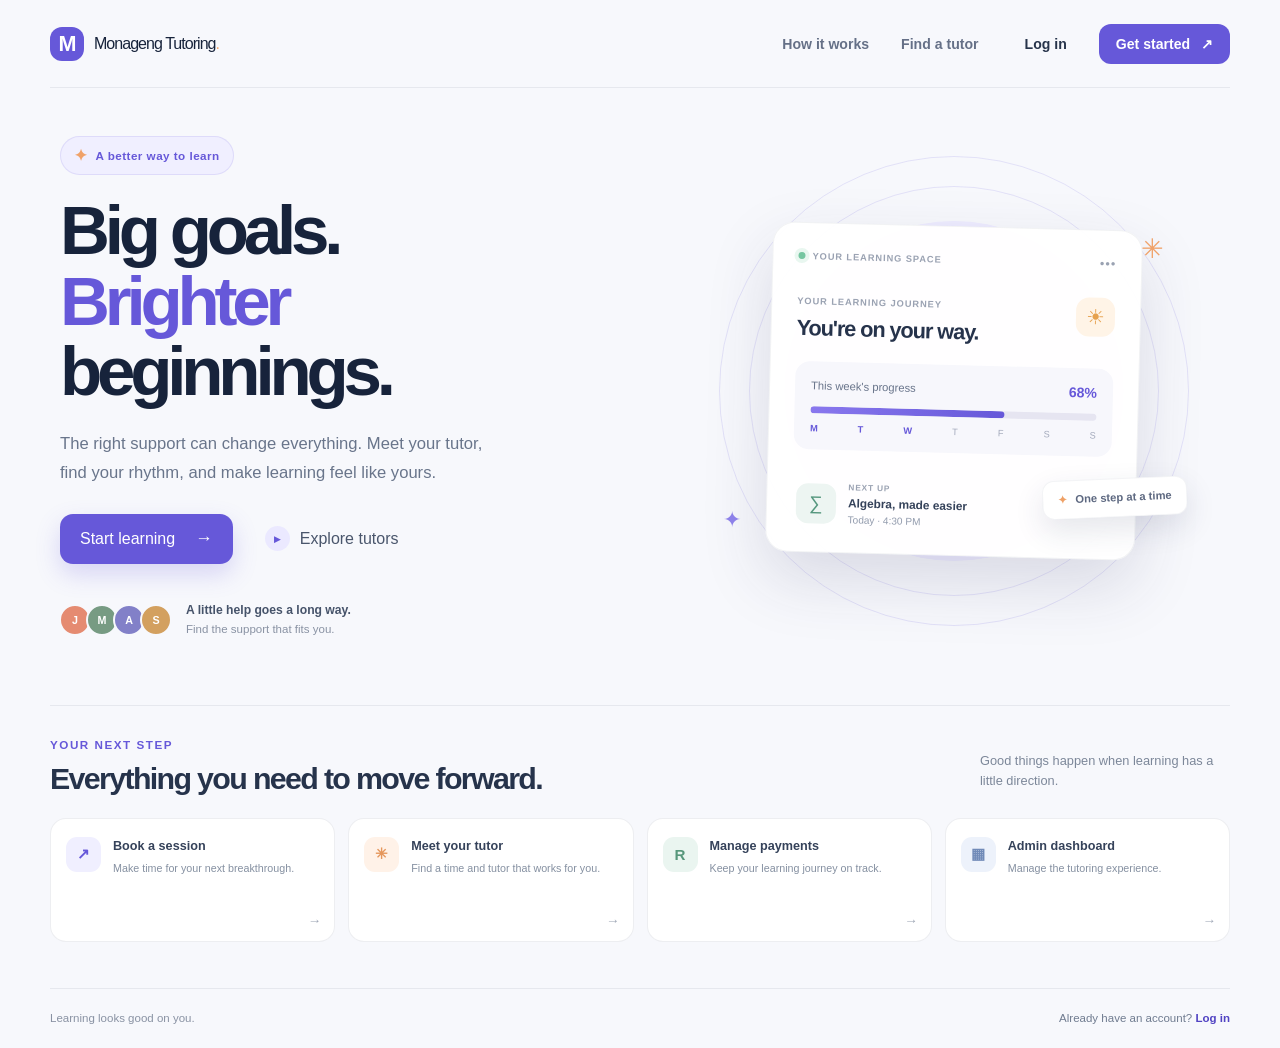
<file: TutoringManagementSystem/index.html>
<!DOCTYPE html>
<html lang="en-ZA">
<head>
  <meta charset="UTF-8">
  <meta name="viewport" content="width=device-width, initial-scale=1.0">
  <meta name="theme-color" content="#f7f8fc">
  <meta name="description" content="Find the right tutor, book a session, and make progress with a tutoring experience built around you.">
  <title>Monageng Tutoring</title>
  <link rel="stylesheet" href="css/style.css">
</head>
<body class="home-page">
  <div class="home-shell">
    <header class="home-header">
      <a class="brand" href="index.html" aria-label="Monageng Tutoring home">
        <span class="brand-mark" aria-hidden="true">M</span>
        <span>Monageng Tutoring<span class="brand-period">.</span></span>
      </a>
      <nav class="home-nav" aria-label="Main navigation">
        <a href="#how-it-works">How it works</a>
        <a href="php/tutor_availability.php">Find a tutor</a>
        <a class="nav-login" href="html/login.html">Log in</a>
        <a class="nav-signup" href="html/register.html">Get started <span aria-hidden="true">↗</span></a>
      </nav>
    </header>

    <main>
      <section class="home-hero" aria-labelledby="hero-title">
        <div class="hero-copy">
          <div class="hero-eyebrow"><span aria-hidden="true">✦</span> A better way to learn</div>
          <h1 id="hero-title">Big goals.<br><span>Brighter</span> beginnings.</h1>
          <p class="hero-description">The right support can change everything. Meet your tutor, find your rhythm, and make learning feel like yours.</p>
          <div class="hero-actions">
            <a class="primary-action" href="html/register.html">Start learning <span aria-hidden="true">→</span></a>
            <a class="secondary-action" href="php/tutor_availability.php"><span class="play-icon" aria-hidden="true">▶</span> Explore tutors</a>
          </div>
          <div class="hero-proof">
            <div class="avatar-stack" aria-hidden="true">
              <span class="avatar avatar-one">J</span>
              <span class="avatar avatar-two">M</span>
              <span class="avatar avatar-three">A</span>
              <span class="avatar avatar-four">S</span>
            </div>
            <p><strong>A little help goes a long way.</strong><br>Find the support that fits you.</p>
          </div>
        </div>

        <div class="hero-art" aria-label="A snapshot of a student's learning journey">
          <div class="art-orbit orbit-one"></div>
          <div class="art-orbit orbit-two"></div>
          <div class="learning-card">
            <div class="learning-card-top">
              <span class="learning-label"><span class="live-dot"></span> YOUR LEARNING SPACE</span>
              <span class="card-menu" aria-hidden="true">•••</span>
            </div>
            <div class="learning-heading">
              <div>
                <span class="small-muted">YOUR LEARNING JOURNEY</span>
                <h2>You're on your way.</h2>
              </div>
              <span class="sun-icon" aria-hidden="true">☀</span>
            </div>
            <div class="progress-panel">
              <div class="progress-title"><span>This week's progress</span><strong>68%</strong></div>
              <div class="progress-track"><span></span></div>
              <div class="progress-days"><span>M</span><span>T</span><span>W</span><span>T</span><span>F</span><span>S</span><span>S</span></div>
            </div>
            <div class="next-session">
              <div class="session-symbol" aria-hidden="true">∑</div>
              <div class="session-info"><span>NEXT UP</span><strong>Algebra, made easier</strong><small>Today · 4:30 PM</small></div>
              <span class="session-arrow" aria-hidden="true">↗</span>
            </div>
            <div class="floating-note"><span aria-hidden="true">✦</span> One step at a time</div>
          </div>
          <div class="art-sparkle sparkle-one" aria-hidden="true">✳</div>
          <div class="art-sparkle sparkle-two" aria-hidden="true">✦</div>
        </div>
      </section>

      <section class="pathways" id="how-it-works" aria-labelledby="pathways-title">
        <div class="section-heading">
          <div>
            <span class="section-eyebrow">YOUR NEXT STEP</span>
            <h2 id="pathways-title">Everything you need to move forward.</h2>
          </div>
          <p>Good things happen when learning has a little direction.</p>
        </div>
        <div class="pathway-grid">
          <a class="pathway-card" href="php/book_session.php">
            <span class="pathway-icon icon-book" aria-hidden="true">↗</span>
            <span class="pathway-content"><strong>Book a session</strong><span>Make time for your next breakthrough.</span></span>
            <span class="pathway-arrow" aria-hidden="true">→</span>
          </a>
          <a class="pathway-card" href="php/tutor_availability.php">
            <span class="pathway-icon icon-tutor" aria-hidden="true">✳</span>
            <span class="pathway-content"><strong>Meet your tutor</strong><span>Find a time and tutor that works for you.</span></span>
            <span class="pathway-arrow" aria-hidden="true">→</span>
          </a>
          <a class="pathway-card" href="php/payment.php">
            <span class="pathway-icon icon-pay" aria-hidden="true">R</span>
            <span class="pathway-content"><strong>Manage payments</strong><span>Keep your learning journey on track.</span></span>
            <span class="pathway-arrow" aria-hidden="true">→</span>
          </a>
          <a class="pathway-card" href="php/admin_dashboard.php">
            <span class="pathway-icon icon-admin" aria-hidden="true">▦</span>
            <span class="pathway-content"><strong>Admin dashboard</strong><span>Manage the tutoring experience.</span></span>
            <span class="pathway-arrow" aria-hidden="true">→</span>
          </a>
        </div>
      </section>
    </main>

    <footer class="home-footer">
      <span>Learning looks good on you.</span>
      <a href="html/login.html">Already have an account? <strong>Log in</strong></a>
    </footer>
  </div>
</body>
</html>
</file>
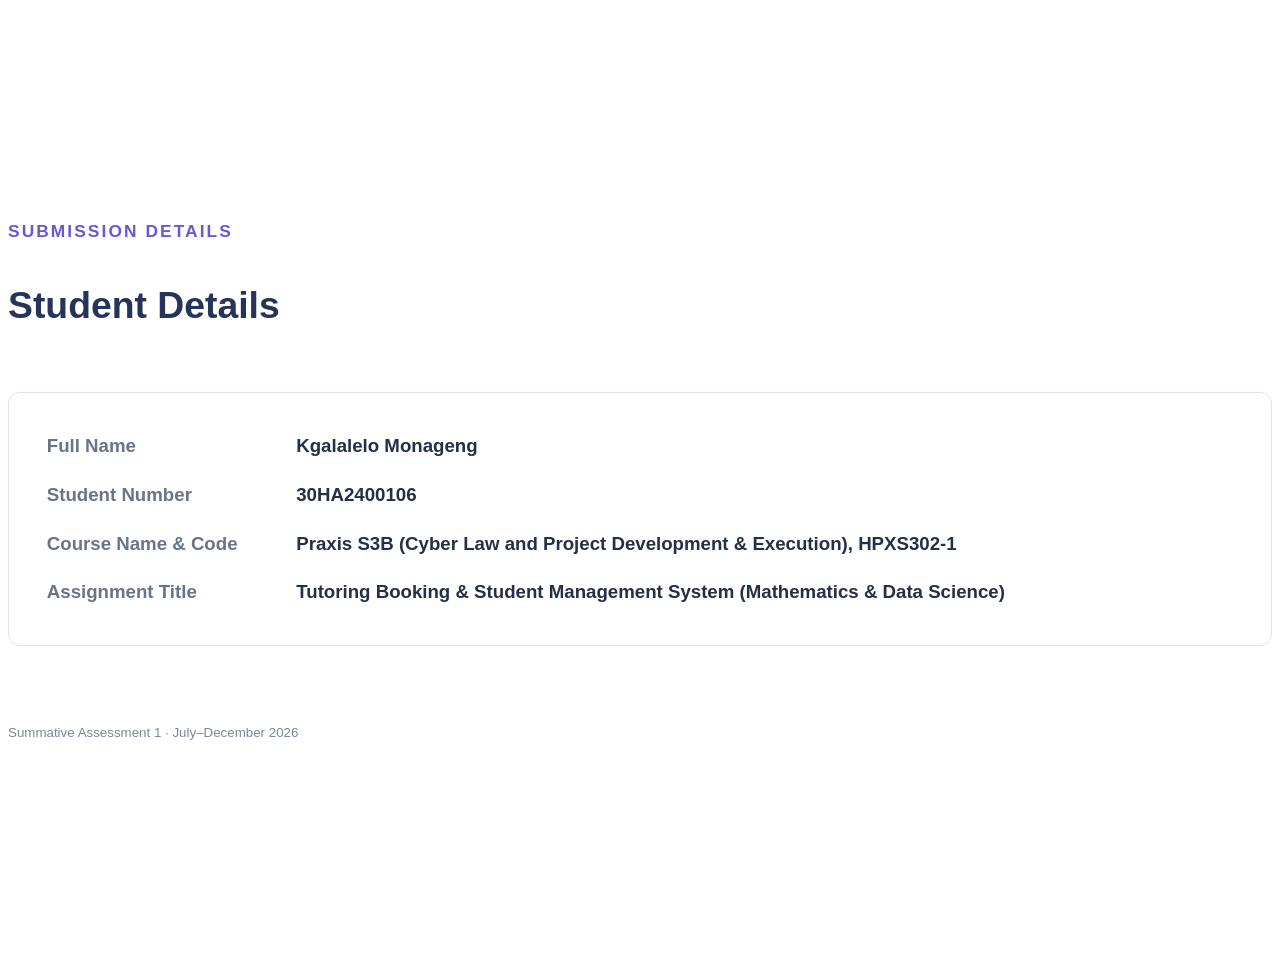
<file: TutoringManagementSystem/docs/student_details.html>
<!doctype html>
<html lang="en-ZA">
<head>
  <meta charset="utf-8">
  <title>Student Details - HPXS302-1 SA1</title>
  <style>
    @page { size: A4; margin: 20mm; }
    body { font: 14pt/1.6 "Segoe UI", Arial, sans-serif; color: #233047; }
    main { min-height: 250mm; display: flex; flex-direction: column; justify-content: center; }
    .brand { color: #6658d9; font-size: 13pt; font-weight: 700; letter-spacing: .12em; text-transform: uppercase; }
    h1 { margin: 8mm 0 15mm; color: #26345a; font-size: 28pt; }
    dl { display: grid; grid-template-columns: 58mm 1fr; gap: 5mm 8mm; margin: 0; padding: 10mm; border: 1px solid #dfe3ed; border-radius: 12px; }
    dt { color: #67748a; font-weight: 600; }
    dd { margin: 0; color: #233047; font-weight: 700; }
    footer { margin-top: 20mm; color: #7c8799; font-size: 10pt; }
  </style>
</head>
<body>
  <main>
    <div class="brand">Submission details</div>
    <h1>Student Details</h1>
    <dl>
      <dt>Full Name</dt><dd>Kgalalelo Monageng</dd>
      <dt>Student Number</dt><dd>30HA2400106</dd>
      <dt>Course Name &amp; Code</dt><dd>Praxis S3B (Cyber Law and Project Development &amp; Execution), HPXS302-1</dd>
      <dt>Assignment Title</dt><dd>Tutoring Booking &amp; Student Management System (Mathematics &amp; Data Science)</dd>
    </dl>
    <footer>Summative Assessment 1 · July–December 2026</footer>
  </main>
</body>
</html>
</file>
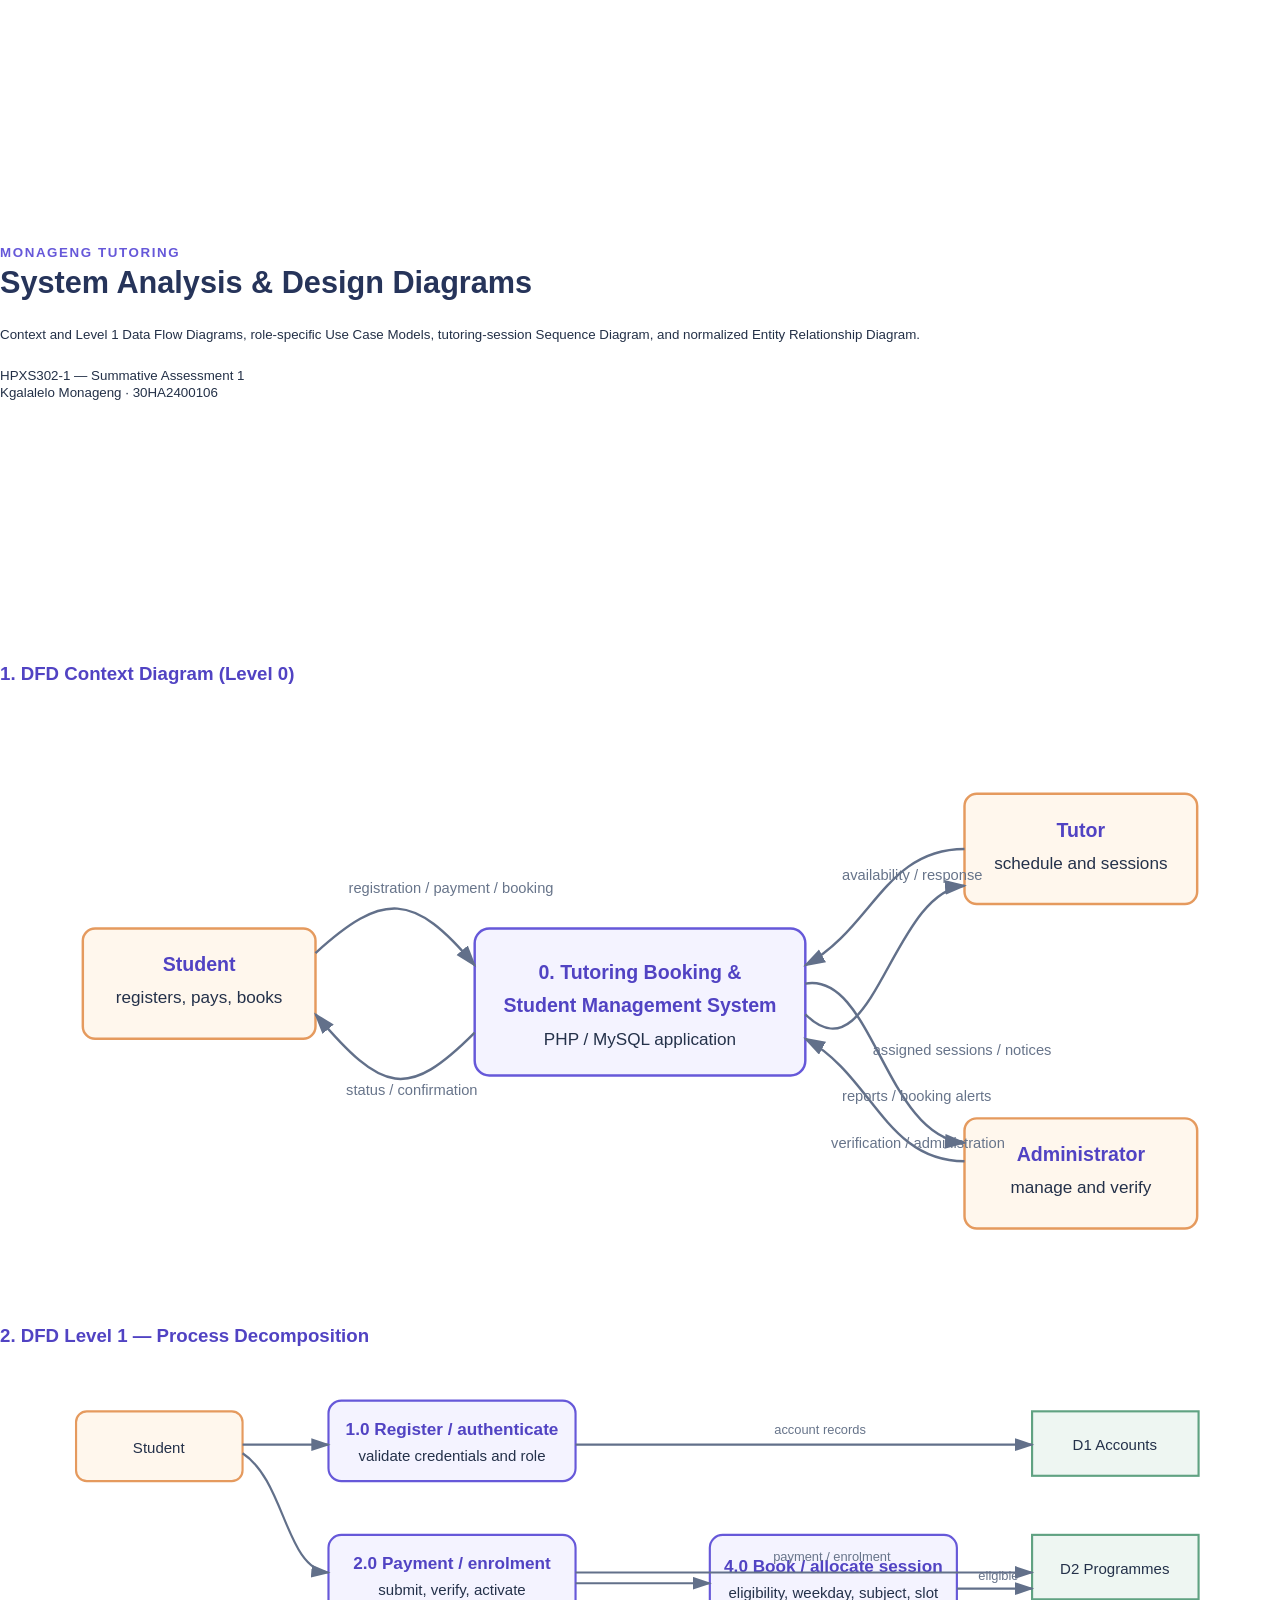
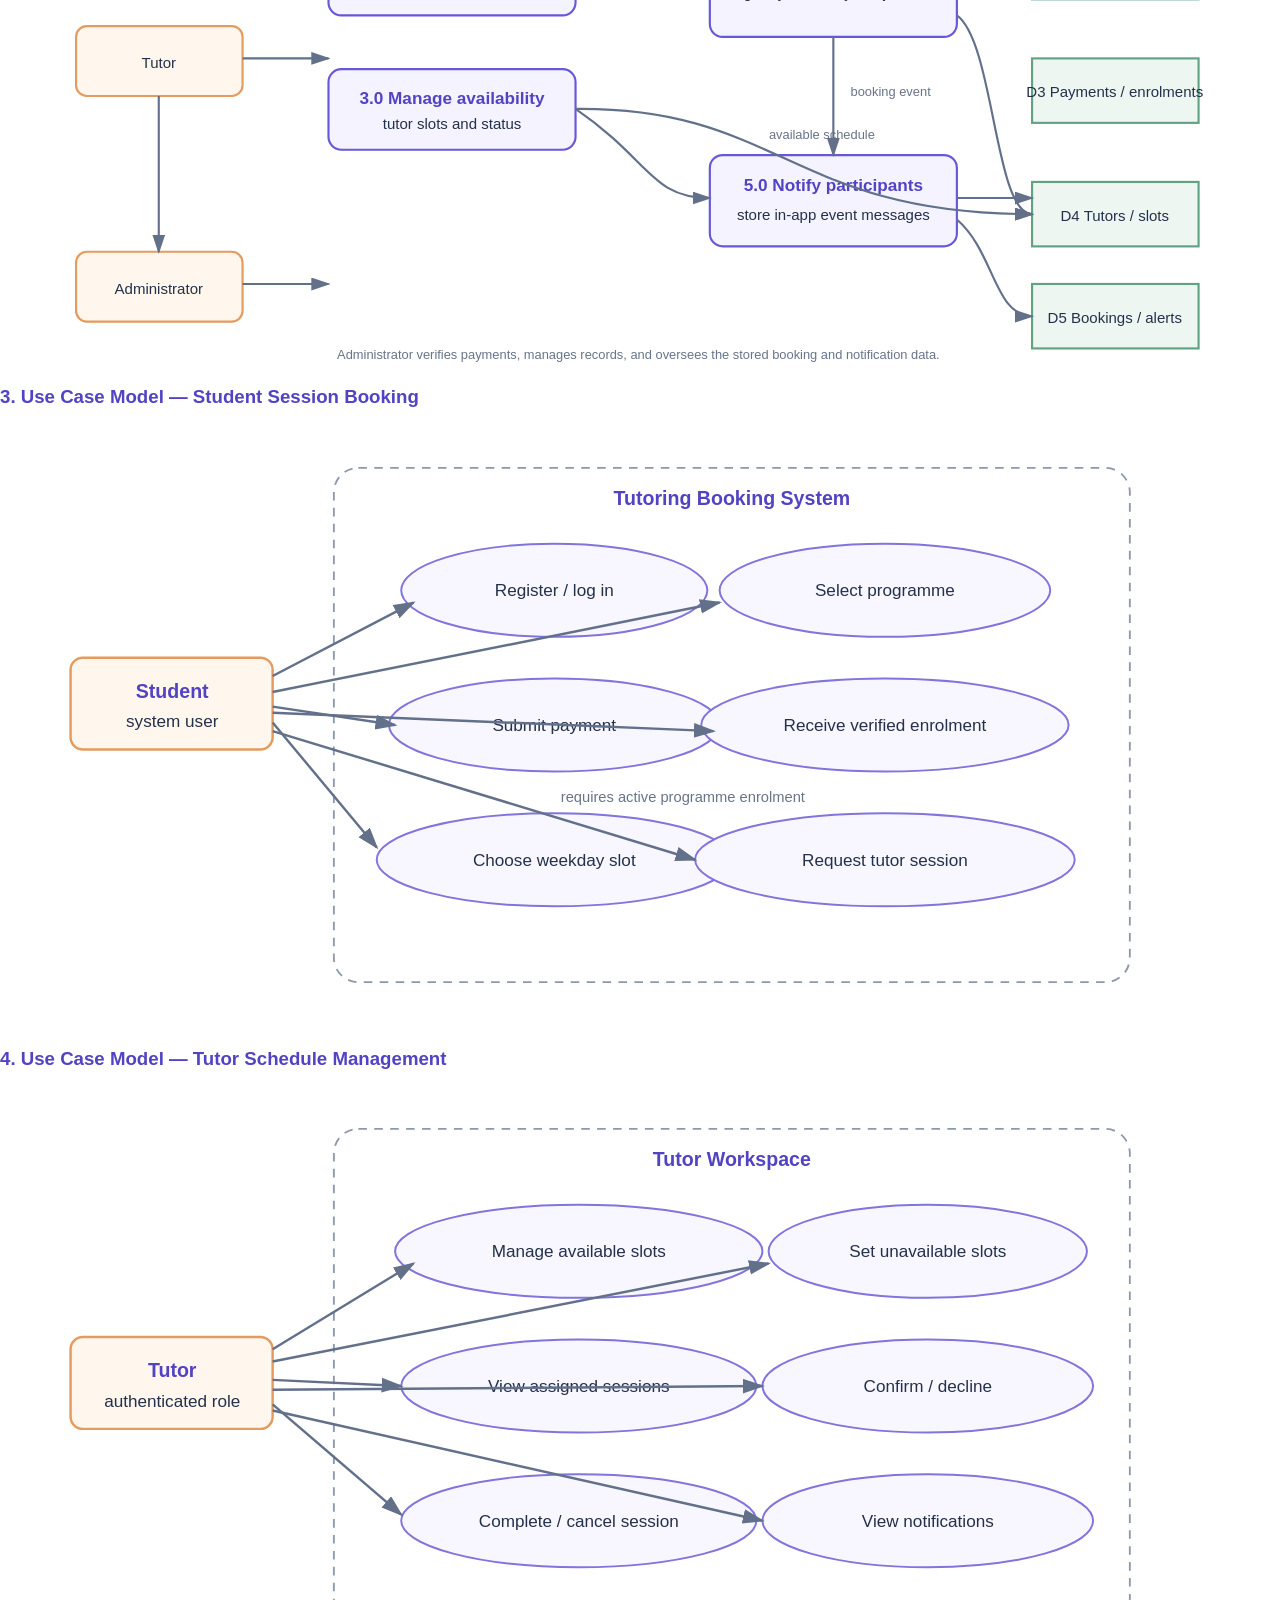
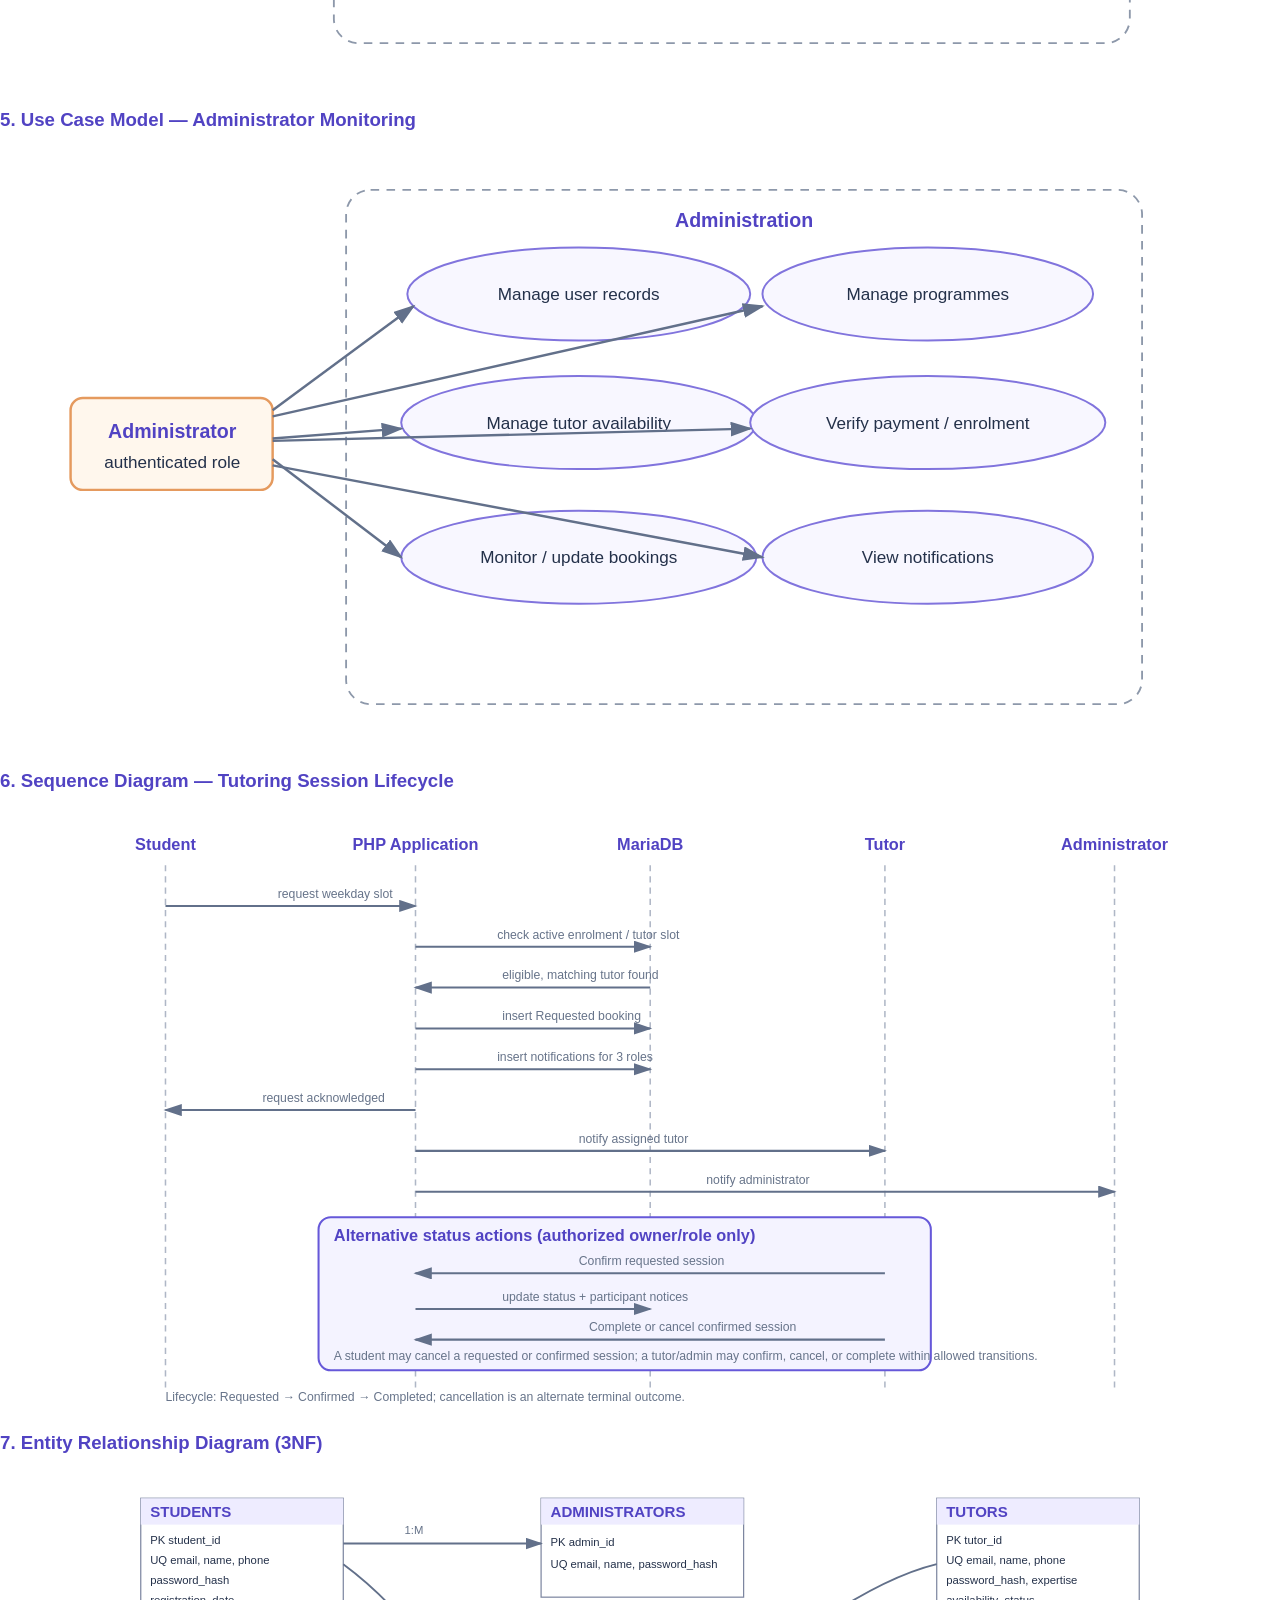
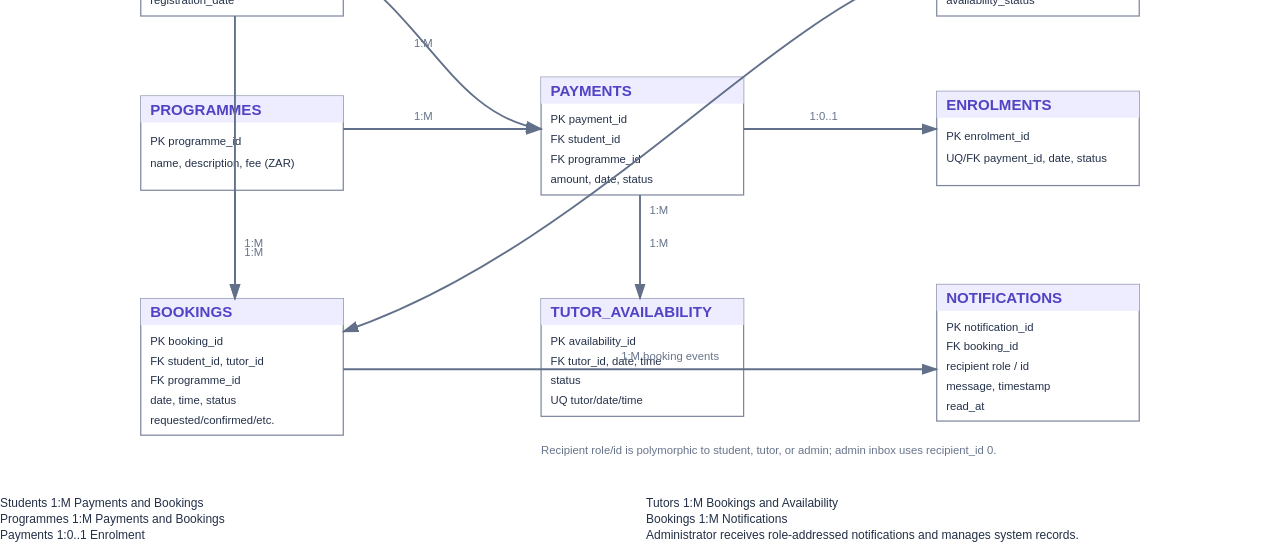
<file: TutoringManagementSystem/docs/system_diagrams.html>
<!doctype html>
<html lang="en-ZA">
<head>
  <meta charset="utf-8">
  <title>Monageng Tutoring - System Diagrams</title>
  <style>
    @page { size: A4 landscape; margin: 12mm; }
    * { box-sizing: border-box; }
    body { margin: 0; color: #233047; font: 10pt/1.35 "Segoe UI", Arial, sans-serif; }
    h1 { margin: 0 0 4mm; color: #26345a; font-size: 23pt; }
    h2 { margin: 0 0 4mm; color: #5143c3; font-size: 14pt; }
    p { margin: 2mm 0 4mm; }
    .cover { min-height: 175mm; display: flex; flex-direction: column; justify-content: center; }
    .brand { color: #6658d9; font-weight: 700; letter-spacing: .12em; text-transform: uppercase; }
    .diagram-page { page-break-before: always; min-height: 175mm; }
    svg { width: 100%; max-height: 162mm; }
    svg text { fill: #24314a; font: 14px "Segoe UI", Arial, sans-serif; }
    svg .title { fill: #5143c3; font-size: 16px; font-weight: 700; }
    svg .small { fill: #67748a; font-size: 12px; }
    svg .box { fill: #f4f3ff; stroke: #6658d9; stroke-width: 2; rx: 12; }
    svg .actor { fill: #fff7ed; stroke: #e59a5e; stroke-width: 2; rx: 10; }
    svg .store { fill: #eef6f2; stroke: #60a282; stroke-width: 2; }
    svg .line { fill: none; stroke: #62708a; stroke-width: 2; marker-end: url(#arrow); }
    svg .dashed { fill: none; stroke: #8d98aa; stroke-width: 1.5; stroke-dasharray: 7 6; }
    svg .life { stroke: #afb7c6; stroke-width: 1.5; stroke-dasharray: 6 5; }
    svg .usecase { fill: #f8f7ff; stroke: #8174dd; stroke-width: 1.6; }
    svg .table-box { fill: #fff; stroke: #7d86a0; stroke-width: 1.3; }
    svg .table-head { fill: #eeecff; }
    svg .field { font-size: 12px; }
    .relations { columns: 2; margin-top: 2mm; font-size: 9pt; }
  </style>
</head>
<body>
  <section class="cover">
    <div class="brand">Monageng Tutoring</div>
    <h1>System Analysis &amp; Design Diagrams</h1>
    <p>Context and Level 1 Data Flow Diagrams, role-specific Use Case Models, tutoring-session Sequence Diagram, and normalized Entity Relationship Diagram.</p>
    <p>HPXS302-1 — Summative Assessment 1<br>Kgalalelo Monageng · 30HA2400106</p>
  </section>

  <section class="diagram-page">
    <h2>1. DFD Context Diagram (Level 0)</h2>
    <svg viewBox="0 0 1000 500" role="img" aria-label="Context data flow diagram for tutoring system">
      <defs><marker id="arrow" markerWidth="10" markerHeight="10" refX="8" refY="3" orient="auto"><path d="M0,0 L0,6 L9,3 z" fill="#62708a"/></marker></defs>
      <rect class="actor" x="45" y="185" width="190" height="90"/><text x="140" y="220" text-anchor="middle" class="title">Student</text><text x="140" y="246" text-anchor="middle">registers, pays, books</text>
      <rect class="actor" x="765" y="75" width="190" height="90"/><text x="860" y="110" text-anchor="middle" class="title">Tutor</text><text x="860" y="136" text-anchor="middle">schedule and sessions</text>
      <rect class="actor" x="765" y="340" width="190" height="90"/><text x="860" y="375" text-anchor="middle" class="title">Administrator</text><text x="860" y="401" text-anchor="middle">manage and verify</text>
      <rect class="box" x="365" y="185" width="270" height="120"/><text x="500" y="226" text-anchor="middle" class="title">0. Tutoring Booking &amp;</text><text x="500" y="253" text-anchor="middle" class="title">Student Management System</text><text x="500" y="280" text-anchor="middle">PHP / MySQL application</text>
      <path class="line" d="M235 205 C290 155 315 155 365 215"/><text x="262" y="156" class="small">registration / payment / booking</text>
      <path class="line" d="M365 270 C310 325 290 320 235 255"/><text x="260" y="321" class="small">status / confirmation</text>
      <path class="line" d="M765 120 C700 120 690 185 635 215"/><text x="665" y="145" class="small">availability / response</text>
      <path class="line" d="M635 255 C690 310 705 155 765 150"/><text x="690" y="288" class="small">assigned sessions / notices</text>
      <path class="line" d="M765 375 C700 375 690 305 635 275"/><text x="656" y="364" class="small">verification / administration</text>
      <path class="line" d="M635 230 C690 220 700 355 765 360"/><text x="665" y="326" class="small">reports / booking alerts</text>
    </svg>
  </section>

  <section class="diagram-page">
    <h2>2. DFD Level 1 — Process Decomposition</h2>
    <svg viewBox="0 0 1100 570" role="img" aria-label="Level 1 data flow diagram with processes and data stores">
      <defs><marker id="arrow" markerWidth="10" markerHeight="10" refX="8" refY="3" orient="auto"><path d="M0,0 L0,6 L9,3 z" fill="#62708a"/></marker></defs>
      <rect class="actor" x="25" y="45" width="155" height="65"/><text x="102" y="84" text-anchor="middle">Student</text>
      <rect class="actor" x="25" y="245" width="155" height="65"/><text x="102" y="284" text-anchor="middle">Tutor</text>
      <rect class="actor" x="25" y="455" width="155" height="65"/><text x="102" y="494" text-anchor="middle">Administrator</text>
      <rect class="box" x="260" y="35" width="230" height="75"/><text x="375" y="67" text-anchor="middle" class="title">1.0 Register / authenticate</text><text x="375" y="91" text-anchor="middle">validate credentials and role</text>
      <rect class="box" x="260" y="160" width="230" height="75"/><text x="375" y="192" text-anchor="middle" class="title">2.0 Payment / enrolment</text><text x="375" y="216" text-anchor="middle">submit, verify, activate</text>
      <rect class="box" x="260" y="285" width="230" height="75"/><text x="375" y="317" text-anchor="middle" class="title">3.0 Manage availability</text><text x="375" y="341" text-anchor="middle">tutor slots and status</text>
      <rect class="box" x="615" y="160" width="230" height="95"/><text x="730" y="195" text-anchor="middle" class="title">4.0 Book / allocate session</text><text x="730" y="219" text-anchor="middle">eligibility, weekday, subject, slot</text>
      <rect class="box" x="615" y="365" width="230" height="85"/><text x="730" y="398" text-anchor="middle" class="title">5.0 Notify participants</text><text x="730" y="425" text-anchor="middle">store in-app event messages</text>
      <rect class="store" x="915" y="45" width="155" height="60"/><text x="992" y="81" text-anchor="middle">D1 Accounts</text>
      <rect class="store" x="915" y="160" width="155" height="60"/><text x="992" y="196" text-anchor="middle">D2 Programmes</text>
      <rect class="store" x="915" y="275" width="155" height="60"/><text x="992" y="311" text-anchor="middle">D3 Payments / enrolments</text>
      <rect class="store" x="915" y="390" width="155" height="60"/><text x="992" y="426" text-anchor="middle">D4 Tutors / slots</text>
      <rect class="store" x="915" y="485" width="155" height="60"/><text x="992" y="521" text-anchor="middle">D5 Bookings / alerts</text>
      <path class="line" d="M180 76 H260"/><path class="line" d="M490 76 H915"/><text x="675" y="66" class="small">account records</text>
      <path class="line" d="M180 84 C220 110 220 192 260 195"/><path class="line" d="M490 195 H915"/><text x="674" y="184" class="small">payment / enrolment</text>
      <path class="line" d="M180 275 H260"/><path class="line" d="M490 322 C680 320 690 420 915 420"/><text x="670" y="350" class="small">available schedule</text>
      <path class="line" d="M490 205 C550 205 560 205 615 205"/><path class="line" d="M845 210 H915"/><text x="865" y="202" class="small">eligible</text>
      <path class="line" d="M845 235 C880 260 880 420 915 420"/><path class="line" d="M730 255 V365"/><text x="746" y="310" class="small">booking event</text>
      <path class="line" d="M845 405 H915"/><path class="line" d="M102 310 V455"/><path class="line" d="M180 485 H260"/>
      <path class="line" d="M490 322 C560 370 560 405 615 405"/><path class="line" d="M845 425 C880 455 880 515 915 515"/>
      <text x="268" y="555" class="small">Administrator verifies payments, manages records, and oversees the stored booking and notification data.</text>
    </svg>
  </section>

  <section class="diagram-page">
    <h2>3. Use Case Model — Student Session Booking</h2>
    <svg viewBox="0 0 1000 500" role="img" aria-label="Student booking use case diagram">
      <defs><marker id="arrow" markerWidth="10" markerHeight="10" refX="8" refY="3" orient="auto"><path d="M0,0 L0,6 L9,3 z" fill="#62708a"/></marker></defs>
      <rect class="dashed" x="250" y="35" width="650" height="420" rx="20"/><text x="575" y="65" text-anchor="middle" class="title">Tutoring Booking System</text>
      <rect class="actor" x="35" y="190" width="165" height="75"/><text x="118" y="223" text-anchor="middle" class="title">Student</text><text x="118" y="247" text-anchor="middle">system user</text>
      <ellipse class="usecase" cx="430" cy="135" rx="125" ry="38"/><text x="430" y="140" text-anchor="middle">Register / log in</text>
      <ellipse class="usecase" cx="700" cy="135" rx="135" ry="38"/><text x="700" y="140" text-anchor="middle">Select programme</text>
      <ellipse class="usecase" cx="430" cy="245" rx="135" ry="38"/><text x="430" y="250" text-anchor="middle">Submit payment</text>
      <ellipse class="usecase" cx="700" cy="245" rx="150" ry="38"/><text x="700" y="250" text-anchor="middle">Receive verified enrolment</text>
      <ellipse class="usecase" cx="430" cy="355" rx="145" ry="38"/><text x="430" y="360" text-anchor="middle">Choose weekday slot</text>
      <ellipse class="usecase" cx="700" cy="355" rx="155" ry="38"/><text x="700" y="360" text-anchor="middle">Request tutor session</text>
      <path class="line" d="M200 205 L315 145"/><path class="line" d="M200 218 L565 145"/><path class="line" d="M200 230 L300 245"/><path class="line" d="M200 235 L560 250"/><path class="line" d="M200 243 L285 345"/><path class="line" d="M200 250 L545 355"/>
      <text x="535" y="308" text-anchor="middle" class="small">requires active programme enrolment</text>
    </svg>
  </section>

  <section class="diagram-page">
    <h2>4. Use Case Model — Tutor Schedule Management</h2>
    <svg viewBox="0 0 1000 500" role="img" aria-label="Tutor schedule management use case diagram">
      <defs><marker id="arrow" markerWidth="10" markerHeight="10" refX="8" refY="3" orient="auto"><path d="M0,0 L0,6 L9,3 z" fill="#62708a"/></marker></defs>
      <rect class="dashed" x="250" y="35" width="650" height="420" rx="20"/><text x="575" y="65" text-anchor="middle" class="title">Tutor Workspace</text>
      <rect class="actor" x="35" y="205" width="165" height="75"/><text x="118" y="238" text-anchor="middle" class="title">Tutor</text><text x="118" y="262" text-anchor="middle">authenticated role</text>
      <ellipse class="usecase" cx="450" cy="135" rx="150" ry="38"/><text x="450" y="140" text-anchor="middle">Manage available slots</text>
      <ellipse class="usecase" cx="735" cy="135" rx="130" ry="38"/><text x="735" y="140" text-anchor="middle">Set unavailable slots</text>
      <ellipse class="usecase" cx="450" cy="245" rx="145" ry="38"/><text x="450" y="250" text-anchor="middle">View assigned sessions</text>
      <ellipse class="usecase" cx="735" cy="245" rx="135" ry="38"/><text x="735" y="250" text-anchor="middle">Confirm / decline</text>
      <ellipse class="usecase" cx="450" cy="355" rx="145" ry="38"/><text x="450" y="360" text-anchor="middle">Complete / cancel session</text>
      <ellipse class="usecase" cx="735" cy="355" rx="135" ry="38"/><text x="735" y="360" text-anchor="middle">View notifications</text>
      <path class="line" d="M200 215 L315 145"/><path class="line" d="M200 225 L605 145"/><path class="line" d="M200 240 L305 245"/><path class="line" d="M200 248 L600 245"/><path class="line" d="M200 260 L305 350"/><path class="line" d="M200 265 L600 355"/>
    </svg>
  </section>

  <section class="diagram-page">
    <h2>5. Use Case Model — Administrator Monitoring</h2>
    <svg viewBox="0 0 1000 500" role="img" aria-label="Administrator monitoring use case diagram">
      <defs><marker id="arrow" markerWidth="10" markerHeight="10" refX="8" refY="3" orient="auto"><path d="M0,0 L0,6 L9,3 z" fill="#62708a"/></marker></defs>
      <rect class="dashed" x="260" y="35" width="650" height="420" rx="20"/><text x="585" y="65" text-anchor="middle" class="title">Administration</text>
      <rect class="actor" x="35" y="205" width="165" height="75"/><text x="118" y="238" text-anchor="middle" class="title">Administrator</text><text x="118" y="262" text-anchor="middle">authenticated role</text>
      <ellipse class="usecase" cx="450" cy="120" rx="140" ry="38"/><text x="450" y="125" text-anchor="middle">Manage user records</text>
      <ellipse class="usecase" cx="735" cy="120" rx="135" ry="38"/><text x="735" y="125" text-anchor="middle">Manage programmes</text>
      <ellipse class="usecase" cx="450" cy="225" rx="145" ry="38"/><text x="450" y="230" text-anchor="middle">Manage tutor availability</text>
      <ellipse class="usecase" cx="735" cy="225" rx="145" ry="38"/><text x="735" y="230" text-anchor="middle">Verify payment / enrolment</text>
      <ellipse class="usecase" cx="450" cy="335" rx="145" ry="38"/><text x="450" y="340" text-anchor="middle">Monitor / update bookings</text>
      <ellipse class="usecase" cx="735" cy="335" rx="135" ry="38"/><text x="735" y="340" text-anchor="middle">View notifications</text>
      <path class="line" d="M200 215 L315 130"/><path class="line" d="M200 220 L600 130"/><path class="line" d="M200 238 L305 230"/><path class="line" d="M200 240 L590 230"/><path class="line" d="M200 255 L305 335"/><path class="line" d="M200 260 L600 335"/>
    </svg>
  </section>

  <section class="diagram-page">
    <h2>6. Sequence Diagram — Tutoring Session Lifecycle</h2>
    <svg viewBox="0 0 1120 600" role="img" aria-label="Sequence diagram for requesting, confirming, completing or cancelling a tutoring session">
      <defs><marker id="arrow" markerWidth="10" markerHeight="10" refX="8" refY="3" orient="auto"><path d="M0,0 L0,6 L9,3 z" fill="#62708a"/></marker></defs>
      <text class="title" x="95" y="40" text-anchor="middle">Student</text><text class="title" x="340" y="40" text-anchor="middle">PHP Application</text><text class="title" x="570" y="40" text-anchor="middle">MariaDB</text><text class="title" x="800" y="40" text-anchor="middle">Tutor</text><text class="title" x="1025" y="40" text-anchor="middle">Administrator</text>
      <line class="life" x1="95" y1="55" x2="95" y2="570"/><line class="life" x1="340" y1="55" x2="340" y2="570"/><line class="life" x1="570" y1="55" x2="570" y2="570"/><line class="life" x1="800" y1="55" x2="800" y2="570"/><line class="life" x1="1025" y1="55" x2="1025" y2="570"/>
      <path class="line" d="M95 95 H340"/><text x="205" y="87" class="small">request weekday slot</text>
      <path class="line" d="M340 135 H570"/><text x="420" y="127" class="small">check active enrolment / tutor slot</text>
      <path class="line" d="M570 175 H340"/><text x="425" y="167" class="small">eligible, matching tutor found</text>
      <path class="line" d="M340 215 H570"/><text x="425" y="207" class="small">insert Requested booking</text>
      <path class="line" d="M340 255 H570"/><text x="420" y="247" class="small">insert notifications for 3 roles</text>
      <path class="line" d="M340 295 H95"/><text x="190" y="287" class="small">request acknowledged</text>
      <path class="line" d="M340 335 H800"/><text x="500" y="327" class="small">notify assigned tutor</text>
      <path class="line" d="M340 375 H1025"/><text x="625" y="367" class="small">notify administrator</text>
      <rect class="box" x="245" y="400" width="600" height="150"/><text class="title" x="260" y="423">Alternative status actions (authorized owner/role only)</text>
      <path class="line" d="M800 455 H340"/><text x="500" y="447" class="small">Confirm requested session</text>
      <path class="line" d="M340 490 H570"/><text x="425" y="482" class="small">update status + participant notices</text>
      <path class="line" d="M800 520 H340"/><text x="510" y="512" class="small">Complete or cancel confirmed session</text>
      <text x="260" y="540" class="small">A student may cancel a requested or confirmed session; a tutor/admin may confirm, cancel, or complete within allowed transitions.</text>
      <text x="95" y="580" class="small">Lifecycle: Requested → Confirmed → Completed; cancellation is an alternate terminal outcome.</text>
    </svg>
  </section>

  <section class="diagram-page">
    <h2>7. Entity Relationship Diagram (3NF)</h2>
    <svg viewBox="0 0 1100 650" role="img" aria-label="Normalized database entity relationship diagram">
      <defs><marker id="arrow" markerWidth="10" markerHeight="10" refX="8" refY="3" orient="auto"><path d="M0,0 L0,6 L9,3 z" fill="#62708a"/></marker></defs>
      <g transform="translate(20 30)"><rect class="table-box" width="215" height="125"/><rect class="table-head" width="215" height="28"/><text class="title" x="10" y="20">STUDENTS</text><text class="field" x="10" y="49">PK student_id</text><text class="field" x="10" y="70">UQ email, name, phone</text><text class="field" x="10" y="91">password_hash</text><text class="field" x="10" y="112">registration_date</text></g>
      <g transform="translate(445 30)"><rect class="table-box" width="215" height="105"/><rect class="table-head" width="215" height="28"/><text class="title" x="10" y="20">ADMINISTRATORS</text><text class="field" x="10" y="51">PK admin_id</text><text class="field" x="10" y="74">UQ email, name, password_hash</text></g>
      <g transform="translate(865 30)"><rect class="table-box" width="215" height="125"/><rect class="table-head" width="215" height="28"/><text class="title" x="10" y="20">TUTORS</text><text class="field" x="10" y="49">PK tutor_id</text><text class="field" x="10" y="70">UQ email, name, phone</text><text class="field" x="10" y="91">password_hash, expertise</text><text class="field" x="10" y="112">availability_status</text></g>
      <g transform="translate(20 240)"><rect class="table-box" width="215" height="100"/><rect class="table-head" width="215" height="28"/><text class="title" x="10" y="20">PROGRAMMES</text><text class="field" x="10" y="52">PK programme_id</text><text class="field" x="10" y="75">name, description, fee (ZAR)</text></g>
      <g transform="translate(445 220)"><rect class="table-box" width="215" height="125"/><rect class="table-head" width="215" height="28"/><text class="title" x="10" y="20">PAYMENTS</text><text class="field" x="10" y="49">PK payment_id</text><text class="field" x="10" y="70">FK student_id</text><text class="field" x="10" y="91">FK programme_id</text><text class="field" x="10" y="112">amount, date, status</text></g>
      <g transform="translate(865 235)"><rect class="table-box" width="215" height="100"/><rect class="table-head" width="215" height="28"/><text class="title" x="10" y="20">ENROLMENTS</text><text class="field" x="10" y="52">PK enrolment_id</text><text class="field" x="10" y="75">UQ/FK payment_id, date, status</text></g>
      <g transform="translate(20 455)"><rect class="table-box" width="215" height="145"/><rect class="table-head" width="215" height="28"/><text class="title" x="10" y="20">BOOKINGS</text><text class="field" x="10" y="49">PK booking_id</text><text class="field" x="10" y="70">FK student_id, tutor_id</text><text class="field" x="10" y="91">FK programme_id</text><text class="field" x="10" y="112">date, time, status</text><text class="field" x="10" y="133">requested/confirmed/etc.</text></g>
      <g transform="translate(445 455)"><rect class="table-box" width="215" height="125"/><rect class="table-head" width="215" height="28"/><text class="title" x="10" y="20">TUTOR_AVAILABILITY</text><text class="field" x="10" y="49">PK availability_id</text><text class="field" x="10" y="70">FK tutor_id, date, time</text><text class="field" x="10" y="91">status</text><text class="field" x="10" y="112">UQ tutor/date/time</text></g>
      <g transform="translate(865 440)"><rect class="table-box" width="215" height="145"/><rect class="table-head" width="215" height="28"/><text class="title" x="10" y="20">NOTIFICATIONS</text><text class="field" x="10" y="49">PK notification_id</text><text class="field" x="10" y="70">FK booking_id</text><text class="field" x="10" y="91">recipient role / id</text><text class="field" x="10" y="112">message, timestamp</text><text class="field" x="10" y="133">read_at</text></g>
      <path class="line" d="M235 78 H445"/><text class="small" x="300" y="68">1:M</text>
      <path class="line" d="M235 100 C330 170 355 260 445 275"/><text class="small" x="310" y="188">1:M</text>
      <path class="line" d="M235 275 H445"/><text class="small" x="310" y="265">1:M</text>
      <path class="line" d="M660 275 H865"/><text class="small" x="730" y="265">1:0..1</text>
      <path class="line" d="M120 155 V455"/><text class="small" x="130" y="410">1:M</text>
      <path class="line" d="M865 100 C700 140 500 400 235 490"/><text class="small" x="560" y="365">1:M</text>
      <path class="line" d="M120 340 V455"/><text class="small" x="130" y="400">1:M</text>
      <path class="line" d="M550 345 V455"/><text class="small" x="560" y="400">1:M</text>
      <path class="line" d="M235 530 H865"/><text class="small" x="530" y="520">1:M booking events</text>
      <text class="small" x="445" y="620">Recipient role/id is polymorphic to student, tutor, or admin; admin inbox uses recipient_id 0.</text>
    </svg>
    <div class="relations">
      <div>Students 1:M Payments and Bookings</div><div>Programmes 1:M Payments and Bookings</div>
      <div>Payments 1:0..1 Enrolment</div><div>Tutors 1:M Bookings and Availability</div>
      <div>Bookings 1:M Notifications</div><div>Administrator receives role-addressed notifications and manages system records.</div>
    </div>
  </section>
</body>
</html>
</file>
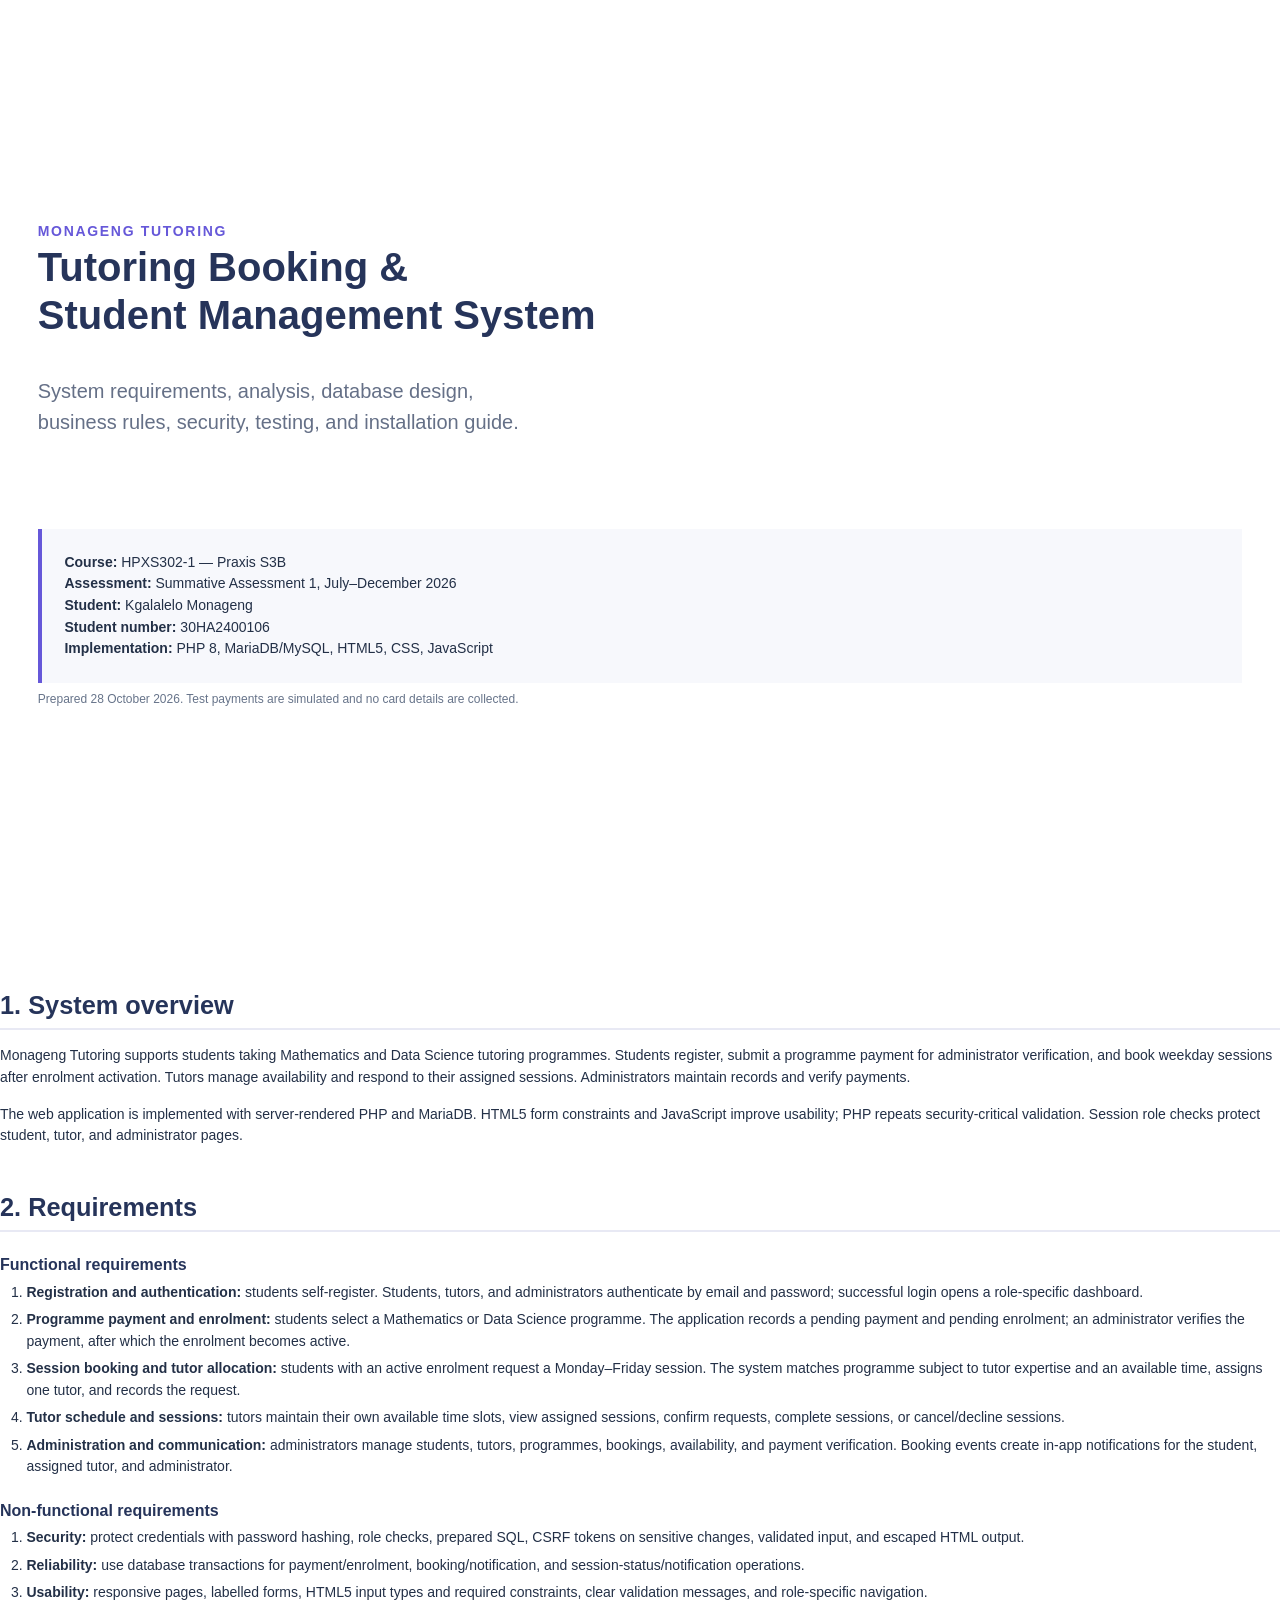
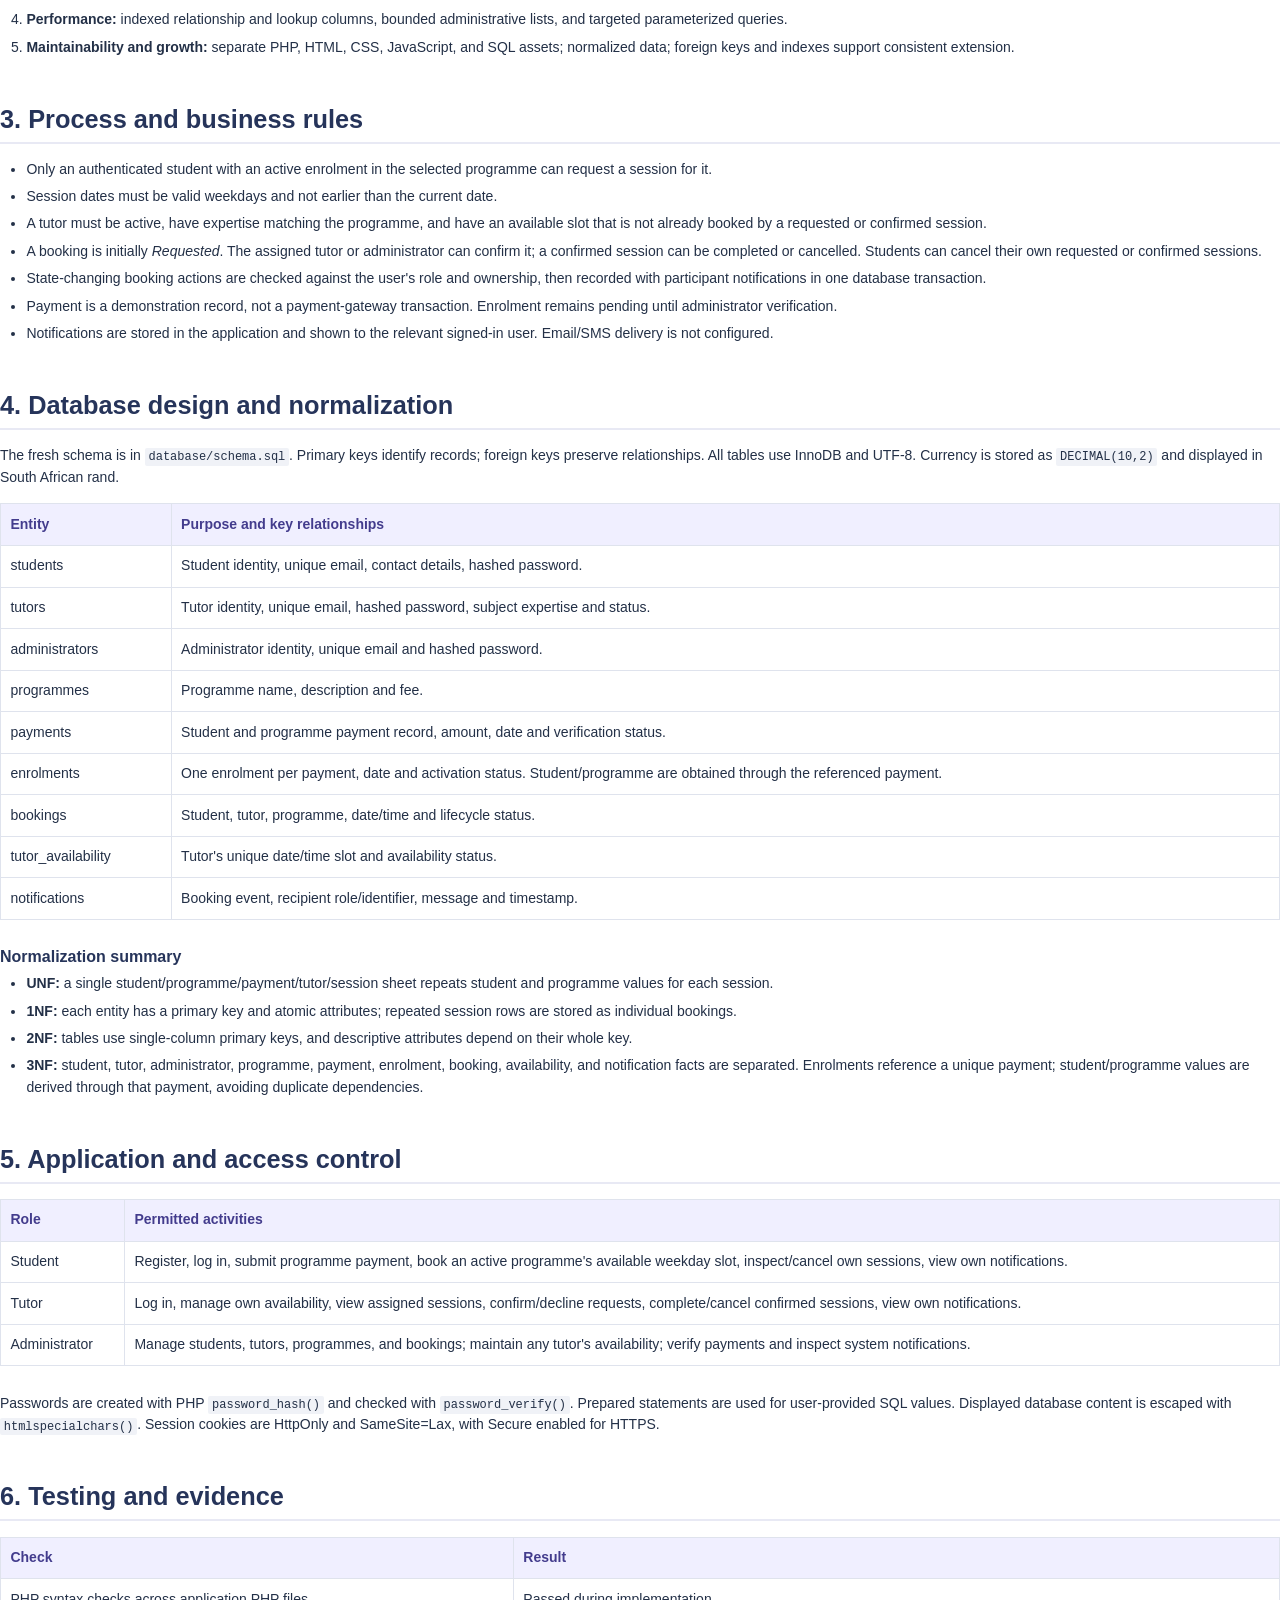
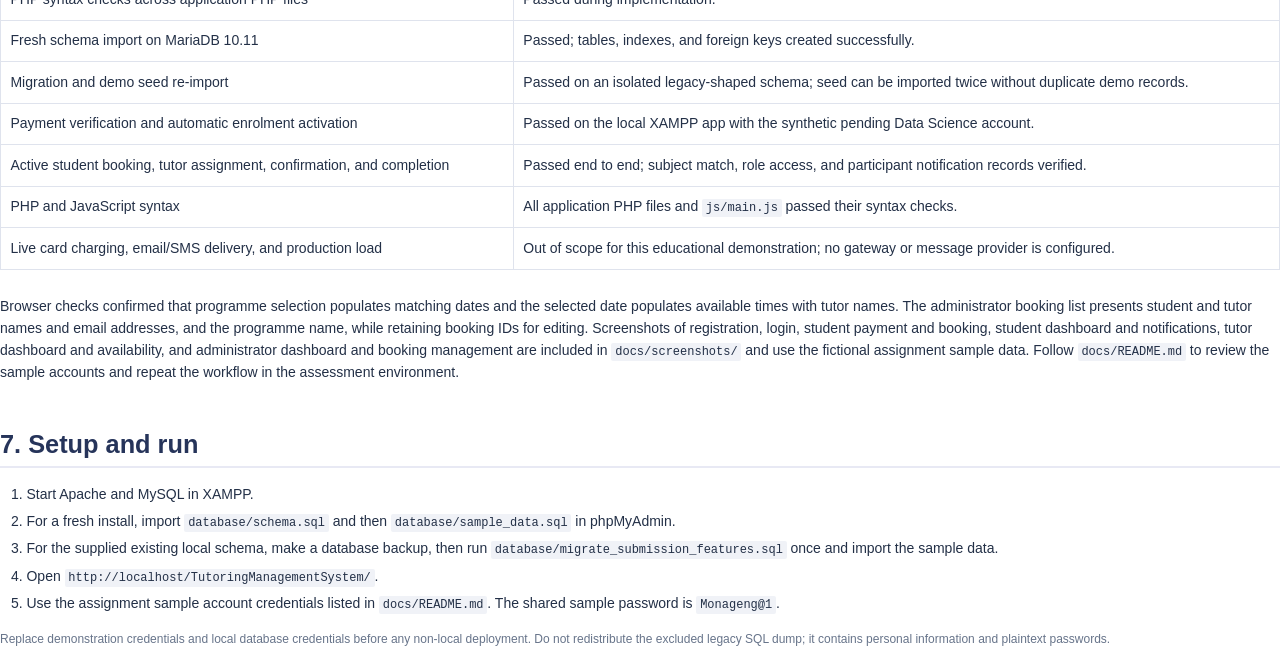
<file: TutoringManagementSystem/docs/technical_documentation.html>
<!doctype html>
<html lang="en-ZA">
<head>
  <meta charset="utf-8">
  <title>Monageng Tutoring - Technical Documentation</title>
  <style>
    @page { size: A4; margin: 18mm 17mm; }
    * { box-sizing: border-box; }
    body { margin: 0; color: #233047; font: 10.5pt/1.55 "Segoe UI", Arial, sans-serif; }
    h1, h2, h3 { color: #26345a; line-height: 1.2; }
    h1 { margin: 0 0 8mm; font-size: 30pt; }
    h2 { margin: 12mm 0 4mm; padding-bottom: 2mm; border-bottom: 2px solid #e8e9f4; font-size: 19pt; }
    h3 { margin: 6mm 0 2mm; font-size: 12pt; }
    p { margin: 2mm 0 4mm; }
    ul, ol { margin: 2mm 0 4mm; padding-left: 7mm; }
    li { margin: 1.5mm 0; }
    table { width: 100%; margin: 4mm 0 7mm; border-collapse: collapse; }
    th, td { padding: 2.5mm; border: 1px solid #dfe3ed; text-align: left; vertical-align: top; }
    th { background: #f0efff; color: #433c8d; }
    .cover { min-height: 250mm; display: flex; flex-direction: column; justify-content: center; padding: 10mm; }
    .brand { color: #6658d9; font-weight: 700; letter-spacing: .12em; text-transform: uppercase; }
    .subtitle { max-width: 130mm; color: #657087; font-size: 15pt; }
    .meta { margin-top: 20mm; padding: 6mm; border-left: 4px solid #6658d9; background: #f7f8fc; }
    .note { padding: 4mm; border-left: 3px solid #e59a5e; background: #fff7ed; }
    .page-break { page-break-before: always; }
    code { padding: .5mm 1mm; border-radius: 2px; background: #f0f2f7; font: 9pt Consolas, monospace; }
    .small { color: #67748a; font-size: 9pt; }
  </style>
</head>
<body>
  <section class="cover">
    <div class="brand">Monageng Tutoring</div>
    <h1>Tutoring Booking &amp;<br>Student Management System</h1>
    <p class="subtitle">System requirements, analysis, database design, business rules, security, testing, and installation guide.</p>
    <div class="meta">
      <strong>Course:</strong> HPXS302-1 — Praxis S3B<br>
      <strong>Assessment:</strong> Summative Assessment 1, July–December 2026<br>
      <strong>Student:</strong> Kgalalelo Monageng<br>
      <strong>Student number:</strong> 30HA2400106<br>
      <strong>Implementation:</strong> PHP 8, MariaDB/MySQL, HTML5, CSS, JavaScript
    </div>
    <p class="small">Prepared 28 October 2026. Test payments are simulated and no card details are collected.</p>
  </section>

  <h2>1. System overview</h2>
  <p>Monageng Tutoring supports students taking Mathematics and Data Science tutoring programmes. Students register, submit a programme payment for administrator verification, and book weekday sessions after enrolment activation. Tutors manage availability and respond to their assigned sessions. Administrators maintain records and verify payments.</p>
  <p>The web application is implemented with server-rendered PHP and MariaDB. HTML5 form constraints and JavaScript improve usability; PHP repeats security-critical validation. Session role checks protect student, tutor, and administrator pages.</p>

  <h2>2. Requirements</h2>
  <h3>Functional requirements</h3>
  <ol>
    <li><strong>Registration and authentication:</strong> students self-register. Students, tutors, and administrators authenticate by email and password; successful login opens a role-specific dashboard.</li>
    <li><strong>Programme payment and enrolment:</strong> students select a Mathematics or Data Science programme. The application records a pending payment and pending enrolment; an administrator verifies the payment, after which the enrolment becomes active.</li>
    <li><strong>Session booking and tutor allocation:</strong> students with an active enrolment request a Monday–Friday session. The system matches programme subject to tutor expertise and an available time, assigns one tutor, and records the request.</li>
    <li><strong>Tutor schedule and sessions:</strong> tutors maintain their own available time slots, view assigned sessions, confirm requests, complete sessions, or cancel/decline sessions.</li>
    <li><strong>Administration and communication:</strong> administrators manage students, tutors, programmes, bookings, availability, and payment verification. Booking events create in-app notifications for the student, assigned tutor, and administrator.</li>
  </ol>
  <h3>Non-functional requirements</h3>
  <ol>
    <li><strong>Security:</strong> protect credentials with password hashing, role checks, prepared SQL, CSRF tokens on sensitive changes, validated input, and escaped HTML output.</li>
    <li><strong>Reliability:</strong> use database transactions for payment/enrolment, booking/notification, and session-status/notification operations.</li>
    <li><strong>Usability:</strong> responsive pages, labelled forms, HTML5 input types and required constraints, clear validation messages, and role-specific navigation.</li>
    <li><strong>Performance:</strong> indexed relationship and lookup columns, bounded administrative lists, and targeted parameterized queries.</li>
    <li><strong>Maintainability and growth:</strong> separate PHP, HTML, CSS, JavaScript, and SQL assets; normalized data; foreign keys and indexes support consistent extension.</li>
  </ol>

  <h2>3. Process and business rules</h2>
  <ul>
    <li>Only an authenticated student with an active enrolment in the selected programme can request a session for it.</li>
    <li>Session dates must be valid weekdays and not earlier than the current date.</li>
    <li>A tutor must be active, have expertise matching the programme, and have an available slot that is not already booked by a requested or confirmed session.</li>
    <li>A booking is initially <em>Requested</em>. The assigned tutor or administrator can confirm it; a confirmed session can be completed or cancelled. Students can cancel their own requested or confirmed sessions.</li>
    <li>State-changing booking actions are checked against the user's role and ownership, then recorded with participant notifications in one database transaction.</li>
    <li>Payment is a demonstration record, not a payment-gateway transaction. Enrolment remains pending until administrator verification.</li>
    <li>Notifications are stored in the application and shown to the relevant signed-in user. Email/SMS delivery is not configured.</li>
  </ul>

  <h2>4. Database design and normalization</h2>
  <p>The fresh schema is in <code>database/schema.sql</code>. Primary keys identify records; foreign keys preserve relationships. All tables use InnoDB and UTF-8. Currency is stored as <code>DECIMAL(10,2)</code> and displayed in South African rand.</p>
  <table>
    <thead><tr><th>Entity</th><th>Purpose and key relationships</th></tr></thead>
    <tbody>
      <tr><td>students</td><td>Student identity, unique email, contact details, hashed password.</td></tr>
      <tr><td>tutors</td><td>Tutor identity, unique email, hashed password, subject expertise and status.</td></tr>
      <tr><td>administrators</td><td>Administrator identity, unique email and hashed password.</td></tr>
      <tr><td>programmes</td><td>Programme name, description and fee.</td></tr>
      <tr><td>payments</td><td>Student and programme payment record, amount, date and verification status.</td></tr>
      <tr><td>enrolments</td><td>One enrolment per payment, date and activation status. Student/programme are obtained through the referenced payment.</td></tr>
      <tr><td>bookings</td><td>Student, tutor, programme, date/time and lifecycle status.</td></tr>
      <tr><td>tutor_availability</td><td>Tutor's unique date/time slot and availability status.</td></tr>
      <tr><td>notifications</td><td>Booking event, recipient role/identifier, message and timestamp.</td></tr>
    </tbody>
  </table>
  <h3>Normalization summary</h3>
  <ul>
    <li><strong>UNF:</strong> a single student/programme/payment/tutor/session sheet repeats student and programme values for each session.</li>
    <li><strong>1NF:</strong> each entity has a primary key and atomic attributes; repeated session rows are stored as individual bookings.</li>
    <li><strong>2NF:</strong> tables use single-column primary keys, and descriptive attributes depend on their whole key.</li>
    <li><strong>3NF:</strong> student, tutor, administrator, programme, payment, enrolment, booking, availability, and notification facts are separated. Enrolments reference a unique payment; student/programme values are derived through that payment, avoiding duplicate dependencies.</li>
  </ul>

  <h2>5. Application and access control</h2>
  <table>
    <thead><tr><th>Role</th><th>Permitted activities</th></tr></thead>
    <tbody>
      <tr><td>Student</td><td>Register, log in, submit programme payment, book an active programme's available weekday slot, inspect/cancel own sessions, view own notifications.</td></tr>
      <tr><td>Tutor</td><td>Log in, manage own availability, view assigned sessions, confirm/decline requests, complete/cancel confirmed sessions, view own notifications.</td></tr>
      <tr><td>Administrator</td><td>Manage students, tutors, programmes, and bookings; maintain any tutor's availability; verify payments and inspect system notifications.</td></tr>
    </tbody>
  </table>
  <p>Passwords are created with PHP <code>password_hash()</code> and checked with <code>password_verify()</code>. Prepared statements are used for user-provided SQL values. Displayed database content is escaped with <code>htmlspecialchars()</code>. Session cookies are HttpOnly and SameSite=Lax, with Secure enabled for HTTPS.</p>

  <h2>6. Testing and evidence</h2>
  <table>
    <thead><tr><th>Check</th><th>Result</th></tr></thead>
    <tbody>
      <tr><td>PHP syntax checks across application PHP files</td><td>Passed during implementation.</td></tr>
      <tr><td>Fresh schema import on MariaDB 10.11</td><td>Passed; tables, indexes, and foreign keys created successfully.</td></tr>
      <tr><td>Migration and demo seed re-import</td><td>Passed on an isolated legacy-shaped schema; seed can be imported twice without duplicate demo records.</td></tr>
      <tr><td>Payment verification and automatic enrolment activation</td><td>Passed on the local XAMPP app with the synthetic pending Data Science account.</td></tr>
      <tr><td>Active student booking, tutor assignment, confirmation, and completion</td><td>Passed end to end; subject match, role access, and participant notification records verified.</td></tr>
      <tr><td>PHP and JavaScript syntax</td><td>All application PHP files and <code>js/main.js</code> passed their syntax checks.</td></tr>
      <tr><td>Live card charging, email/SMS delivery, and production load</td><td>Out of scope for this educational demonstration; no gateway or message provider is configured.</td></tr>
    </tbody>
  </table>
  <p>Browser checks confirmed that programme selection populates matching dates and the selected date populates available times with tutor names. The administrator booking list presents student and tutor names and email addresses, and the programme name, while retaining booking IDs for editing. Screenshots of registration, login, student payment and booking, student dashboard and notifications, tutor dashboard and availability, and administrator dashboard and booking management are included in <code>docs/screenshots/</code> and use the fictional assignment sample data. Follow <code>docs/README.md</code> to review the sample accounts and repeat the workflow in the assessment environment.</p>

  <h2>7. Setup and run</h2>
  <ol>
    <li>Start Apache and MySQL in XAMPP.</li>
    <li>For a fresh install, import <code>database/schema.sql</code> and then <code>database/sample_data.sql</code> in phpMyAdmin.</li>
    <li>For the supplied existing local schema, make a database backup, then run <code>database/migrate_submission_features.sql</code> once and import the sample data.</li>
    <li>Open <code>http://localhost/TutoringManagementSystem/</code>.</li>
    <li>Use the assignment sample account credentials listed in <code>docs/README.md</code>. The shared sample password is <code>Monageng@1</code>.</li>
  </ol>
  <p class="small">Replace demonstration credentials and local database credentials before any non-local deployment. Do not redistribute the excluded legacy SQL dump; it contains personal information and plaintext passwords.</p>
</body>
</html>
</file>
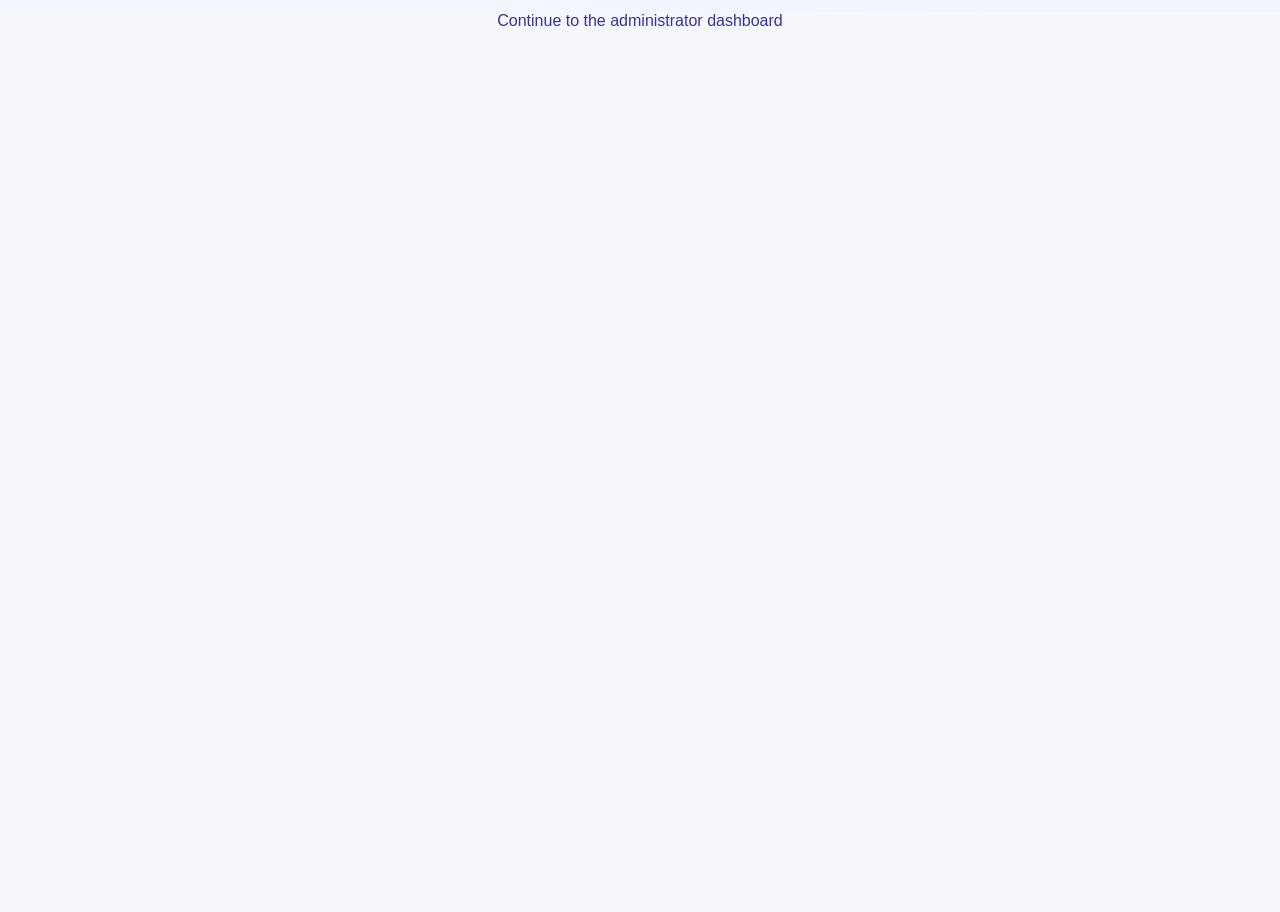
<file: TutoringManagementSystem/html/admin_dashboard.html>
<!DOCTYPE html>
<html lang="en">
<head>
  <meta charset="UTF-8">
  <meta http-equiv="refresh" content="0; url=../php/admin_dashboard.php">
  <meta name="viewport" content="width=device-width, initial-scale=1.0">
  <title>Administrator dashboard</title>
  <link rel="stylesheet" href="../css/style.css">
</head>
<body class="home-page">
  <main class="home-shell">
    <p class="page-link"><a href="../php/admin_dashboard.php">Continue to the administrator dashboard</a></p>
  </main>
</body>
</html>
</file>
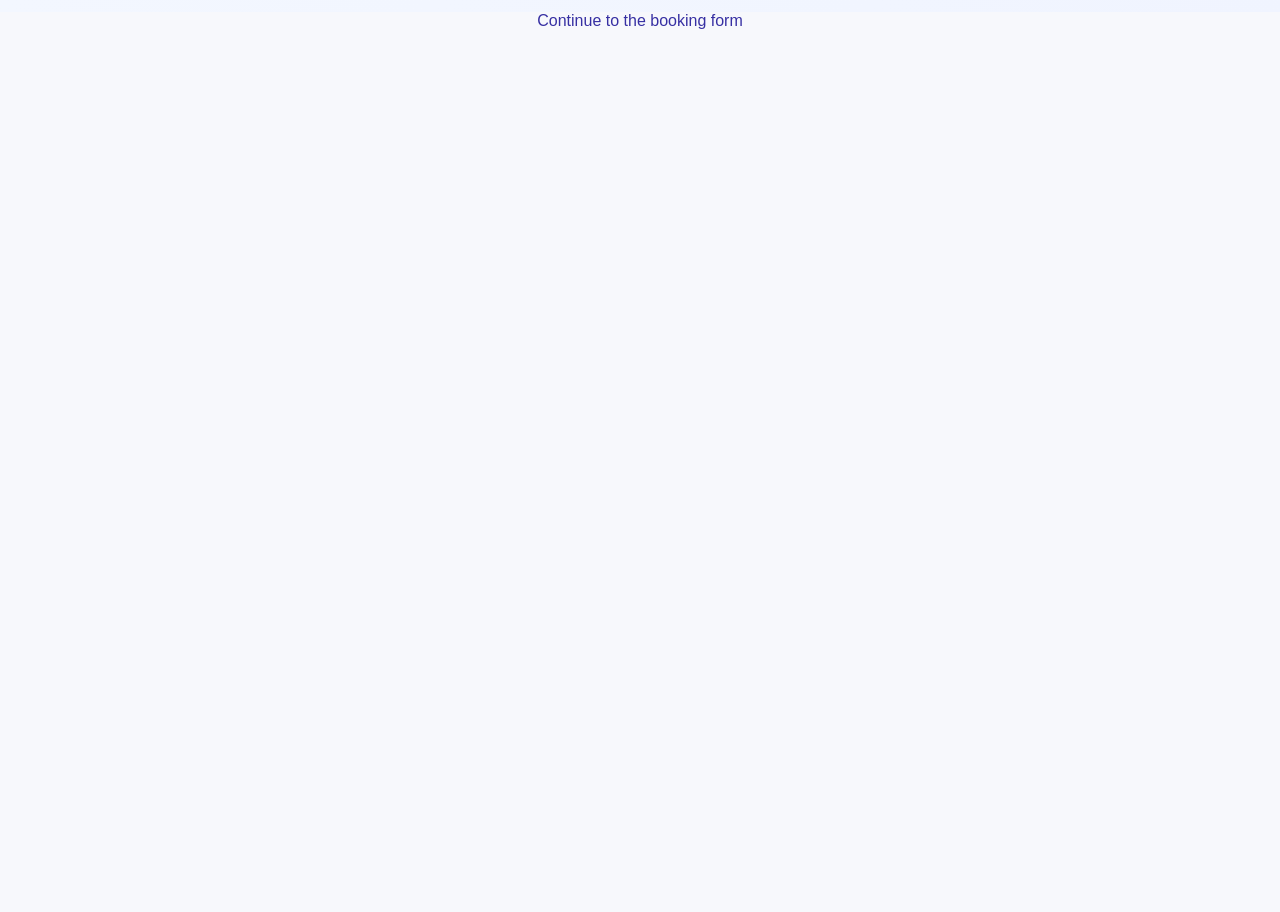
<file: TutoringManagementSystem/html/booking.html>
<!DOCTYPE html>
<html lang="en">
<head>
  <meta charset="UTF-8">
  <meta http-equiv="refresh" content="0; url=../php/book_session.php">
  <meta name="viewport" content="width=device-width, initial-scale=1.0">
  <title>Book a tutoring session</title>
  <link rel="stylesheet" href="../css/style.css">
</head>
<body class="home-page">
  <main class="home-shell">
    <p class="page-link"><a href="../php/book_session.php">Continue to the booking form</a></p>
  </main>
</body>
</html>
</file>
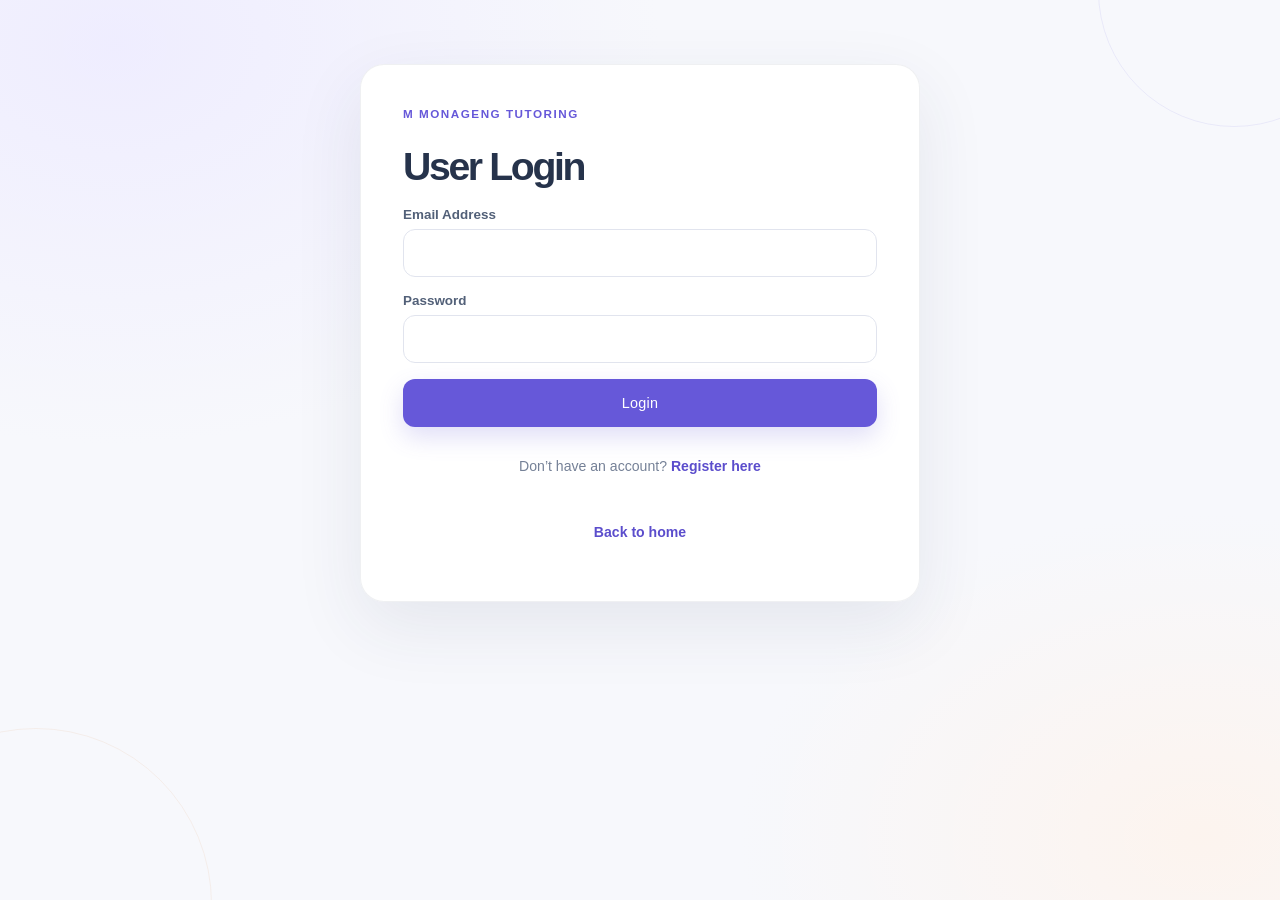
<file: TutoringManagementSystem/html/login.html>
<!DOCTYPE html>
<html lang="en">
<head>
  <meta charset="UTF-8">
  <meta name="viewport" content="width=device-width, initial-scale=1.0">
  <title>User Login</title>
  <link rel="stylesheet" href="../css/style.css">
</head>
<body>
  <div class="container">
    <h1>User Login</h1>

    <form action="../php/login.php" method="POST">
      <div>
        <label for="email">Email Address</label>
        <input id="email" type="email" name="email" required>
      </div>

      <div>
        <label for="password">Password</label>
        <input id="password" type="password" name="password" required>
      </div>

      <button type="submit" name="login">Login</button>

      <p class="status-message" id="formMessage" role="status" hidden></p>
      <p class="page-link">
        Don’t have an account? <a href="register.html">Register here</a>
      </p>
      <p class="page-link">
        <a href="../index.html">Back to home</a>
      </p>
    </form>
  </div>
  <script src="../js/main.js"></script>
</body>
</html>
</file>
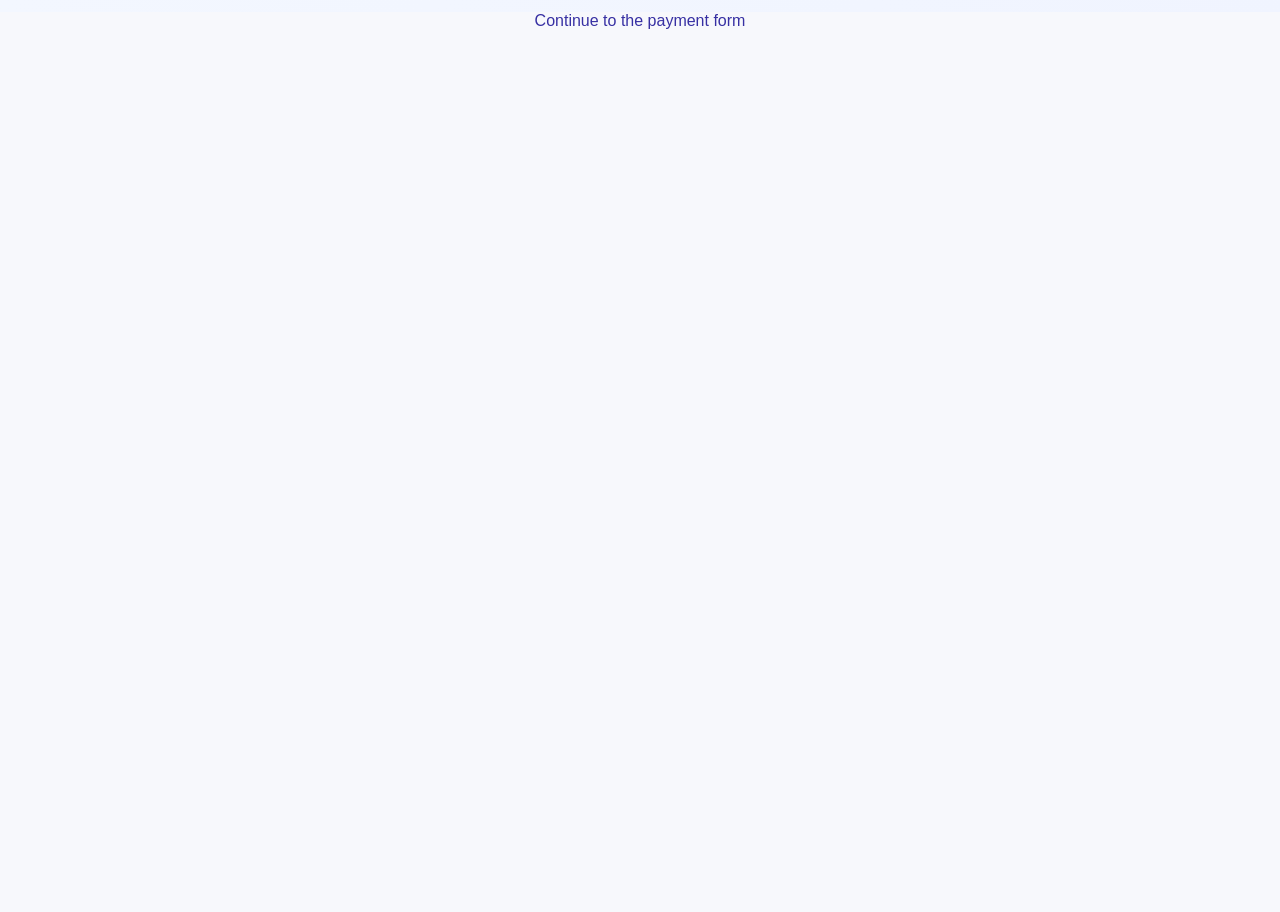
<file: TutoringManagementSystem/html/payment.html>
<!DOCTYPE html>
<html lang="en">
<head>
  <meta charset="UTF-8">
  <meta http-equiv="refresh" content="0; url=../php/payment.php">
  <meta name="viewport" content="width=device-width, initial-scale=1.0">
  <title>Programme payment</title>
  <link rel="stylesheet" href="../css/style.css">
</head>
<body class="home-page">
  <main class="home-shell">
    <p class="page-link"><a href="../php/payment.php">Continue to the payment form</a></p>
  </main>
</body>
</html>
</file>
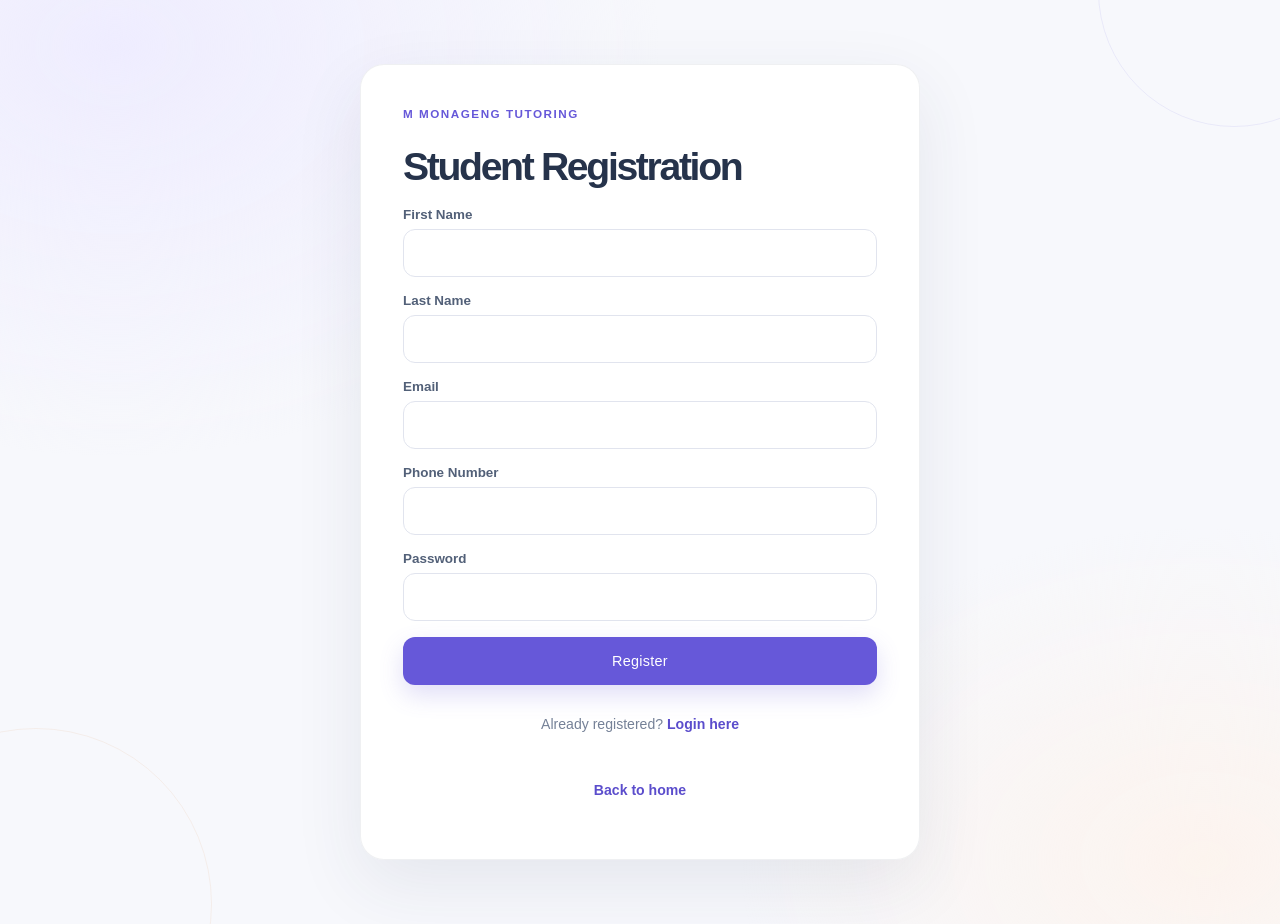
<file: TutoringManagementSystem/html/register.html>
<!DOCTYPE html>
<html lang="en">
<head>
  <meta charset="UTF-8">
  <meta name="viewport" content="width=device-width, initial-scale=1.0">
  <title>Student Registration</title>
  <link rel="stylesheet" href="../css/style.css">
</head>
<body>
  <div class="container">
    <h1>Student Registration</h1>

    <form action="../php/register.php" method="POST">
      <div>
        <label for="first_name">First Name</label>
        <input id="first_name" type="text" name="first_name" required minlength="2">
      </div>

      <div>
        <label for="last_name">Last Name</label>
        <input id="last_name" type="text" name="last_name" required minlength="2">
      </div>

      <div>
        <label for="email">Email</label>
        <input id="email" type="email" name="email" required>
      </div>

      <div>
        <label for="phone">Phone Number</label>
        <input id="phone" type="tel" name="phone" pattern="[0-9]{10}" required>
      </div>

      <div>
        <label for="password">Password</label>
        <input id="password" type="password" name="password" minlength="8" required>
      </div>

      <button type="submit" name="register">Register</button>

      <p class="status-message" id="formMessage" role="status" hidden></p>
      <p class="page-link">
        Already registered? <a href="login.html">Login here</a>
      </p>
      <p class="page-link">
        <a href="../index.html">Back to home</a>
      </p>
    </form>
  </div>
  <script src="../js/main.js"></script>
</body>
</html>
</file>
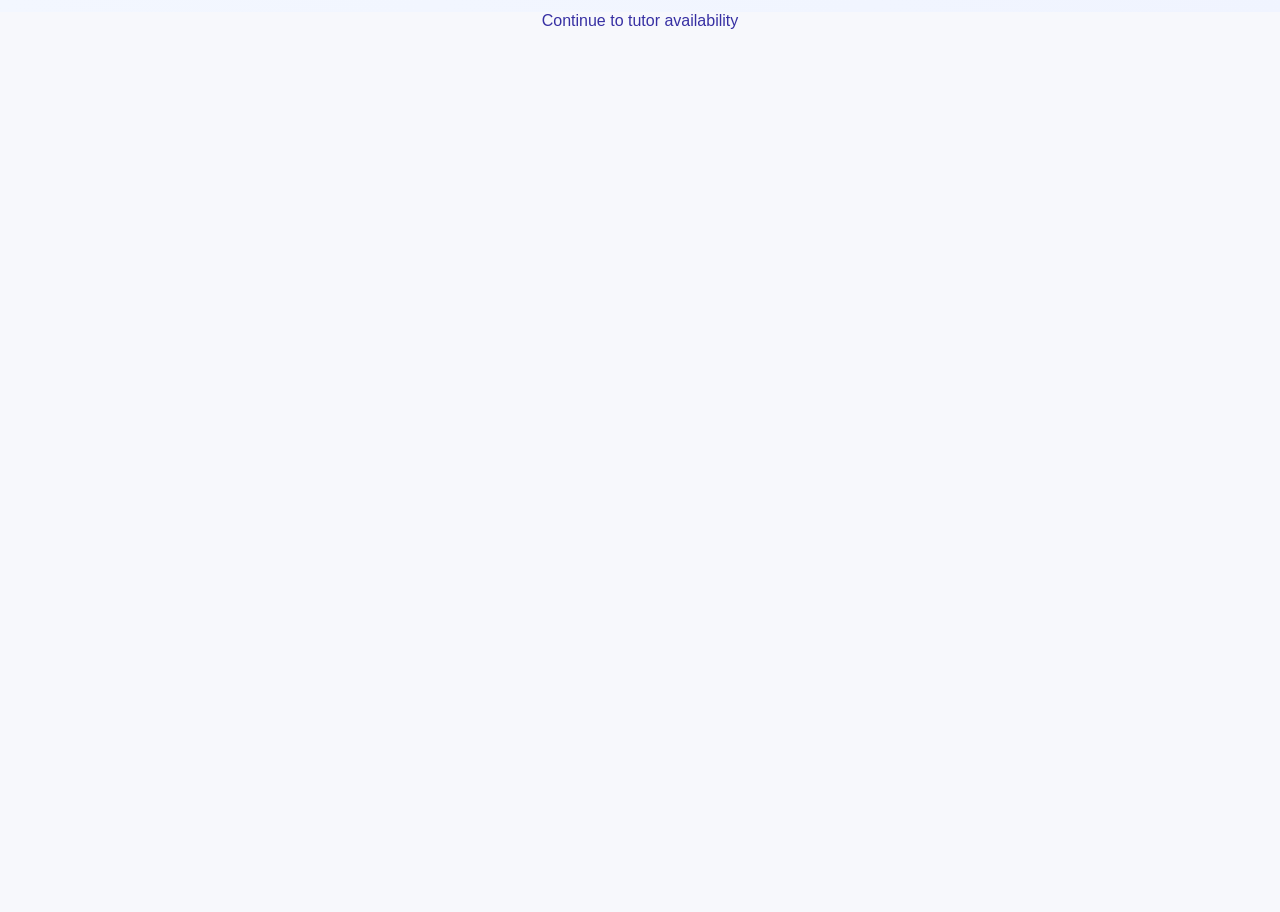
<file: TutoringManagementSystem/html/tutor_availability.html>
<!DOCTYPE html>
<html lang="en">
<head>
  <meta charset="UTF-8">
  <meta http-equiv="refresh" content="0; url=../php/tutor_availability.php">
  <meta name="viewport" content="width=device-width, initial-scale=1.0">
  <title>Tutor availability</title>
  <link rel="stylesheet" href="../css/style.css">
</head>
<body class="home-page">
  <main class="home-shell">
    <p class="page-link"><a href="../php/tutor_availability.php">Continue to tutor availability</a></p>
  </main>
</body>
</html>
</file>
<file: TutoringManagementSystem/css/style.css>
:root {
  --bg-primary: #f3f7ff;
  --bg-secondary: #eef2ff;
  --panel: rgba(255, 255, 255, 0.85);
  --panel-border: rgba(148, 163, 184, 0.2);
  --primary: #4f46e5;
  --primary-dark: #3730a3;
  --accent: #8b5cf6;
  --text: #0f172a;
  --muted: #475569;
  --success: #10b981;
  --shadow: 0 18px 45px rgba(79, 70, 229, 0.18);
}

* {
  box-sizing: border-box;
}

html,
body {
  margin: 0;
  min-height: 100%;
  font-family: "Segoe UI", Tahoma, Geneva, Verdana, sans-serif;
  background: linear-gradient(135deg, var(--bg-primary) 0%, var(--bg-secondary) 100%);
  color: var(--text);
}

body {
  min-height: 100vh;
  display: flex;
  align-items: center;
  justify-content: center;
  padding: 32px 18px;
}

.container,
.dashboard {
  width: min(100%, 760px);
  background: var(--panel);
  border: 1px solid var(--panel-border);
  border-radius: 24px;
  box-shadow: var(--shadow);
  backdrop-filter: blur(10px);
  -webkit-backdrop-filter: blur(10px);
}

.container {
  padding: 32px 28px;
}

.dashboard {
  padding: 32px 26px;
}

h1 {
  margin: 0 0 24px;
  text-align: center;
  font-size: clamp(2rem, 3vw, 2.5rem);
  line-height: 1.2;
  letter-spacing: -0.04em;
  color: var(--text);
}

form {
  display: flex;
  flex-direction: column;
  gap: 18px;
}

label {
  display: block;
  margin-bottom: 8px;
  font-size: 0.95rem;
  font-weight: 600;
  color: var(--muted);
}

input,
select,
textarea,
button {
  font: inherit;
}

input,
select,
textarea {
  width: 100%;
  border: 1px solid rgba(148, 163, 184, 0.45);
  border-radius: 14px;
  background: rgba(255, 255, 255, 0.9);
  color: var(--text);
  padding: 14px 16px;
  transition: border-color 0.2s ease, box-shadow 0.2s ease, transform 0.2s ease;
}

input::placeholder,
textarea::placeholder {
  color: #94a3b8;
}

input:focus,
select:focus,
textarea:focus {
  outline: none;
  border-color: rgba(79, 70, 229, 0.8);
  box-shadow: 0 0 0 4px rgba(79, 70, 229, 0.12);
}

textarea {
  min-height: 120px;
  resize: vertical;
}

button {
  border: none;
  border-radius: 14px;
  background: linear-gradient(135deg, var(--primary) 0%, var(--accent) 100%);
  color: #ffffff;
  font-weight: 700;
  letter-spacing: 0.02em;
  padding: 15px 18px;
  cursor: pointer;
  transition: transform 0.2s ease, box-shadow 0.2s ease, opacity 0.2s ease;
  box-shadow: 0 12px 24px rgba(79, 70, 229, 0.22);
}

button:hover {
  transform: translateY(-1px);
  box-shadow: 0 16px 28px rgba(79, 70, 229, 0.28);
}

button:active {
  transform: translateY(0);
}

button,
a {
  font: inherit;
}

.page-link {
  margin-top: 12px;
  text-align: center;
  color: var(--muted);
}

.page-link a,
.dashboard-grid a {
  color: var(--primary-dark);
  text-decoration: none;
  font-weight: 600;
}

.page-link a:hover,
.dashboard-grid a:hover {
  color: var(--primary);
  text-decoration: underline;
}

.status-message {
  padding: 12px 16px;
  border: 1px solid rgba(79, 70, 229, 0.18);
  border-radius: 12px;
  background: rgba(238, 242, 255, 0.9);
  color: var(--primary-dark);
  text-align: center;
}

.setup-error {
  border-color: rgba(220, 38, 38, 0.2);
  background: rgba(254, 242, 242, 0.95);
  color: #b91c1c;
}

.card {
  padding: 22px;
  margin: 20px 0;
  border: 1px solid var(--panel-border);
  border-radius: 18px;
  background: rgba(255, 255, 255, 0.72);
}

.card h2 {
  margin-top: 0;
}

.table-card {
  overflow: hidden;
}

.table-scroll {
  overflow-x: auto;
}

table {
  width: 100%;
  border-collapse: collapse;
  background: rgba(255, 255, 255, 0.8);
}

th,
td {
  padding: 12px 14px;
  border-bottom: 1px solid var(--panel-border);
  text-align: left;
  vertical-align: middle;
}

th {
  background: rgba(79, 70, 229, 0.08);
  color: var(--primary-dark);
}

.table-actions {
  white-space: nowrap;
}

.table-actions a {
  color: var(--primary-dark);
  font-weight: 600;
}

.table-actions form {
  display: inline;
}

.button-small {
  margin-left: 8px;
  padding: 8px 10px;
  border-radius: 9px;
  background: #dc2626;
  box-shadow: none;
  font-size: 0.85rem;
}

.button-small:hover {
  box-shadow: 0 8px 16px rgba(220, 38, 38, 0.18);
}

.dashboard-grid {
  display: grid;
  grid-template-columns: repeat(auto-fit, minmax(180px, 1fr));
  gap: 16px;
  margin-top: 10px;
}

.dashboard-grid a {
  min-height: 100px;
  padding: 18px 16px;
  border-radius: 18px;
  display: flex;
  align-items: center;
  justify-content: center;
  text-align: center;
  line-height: 1.4;
  font-size: 1rem;
  color: #ffffff;
  background: linear-gradient(135deg, #2563eb 0%, #4f46e5 100%);
  box-shadow: 0 10px 22px rgba(37, 99, 235, 0.14);
}

.dashboard-grid a:nth-child(even) {
  background: linear-gradient(135deg, #7c3aed 0%, #a855f7 100%);
}

.dashboard-grid a:nth-child(3n) {
  background: linear-gradient(135deg, #0ea5e9 0%, #3b82f6 100%);
}

.dashboard-grid a:hover {
  color: #ffffff;
  text-decoration: none;
  transform: translateY(-1px);
  box-shadow: 0 16px 28px rgba(79, 70, 229, 0.28);
}

@media (max-width: 600px) {
  body {
    padding: 18px 14px;
  }

  .container,
  .dashboard {
    border-radius: 18px;
    padding: 24px 18px;
  }

  .dashboard-grid {
    grid-template-columns: 1fr;
  }

  .dashboard-grid a {
    min-height: 72px;
  }
}

/* Home page */
.home-page {
  display: block;
  min-height: 100vh;
  padding: 0;
  background: #f7f8fc;
  color: #17233b;
}

.home-page a {
  font: inherit;
}

.home-shell {
  width: min(100% - 64px, 1180px);
  margin: 0 auto;
}

.home-header {
  min-height: 88px;
  display: flex;
  align-items: center;
  justify-content: space-between;
  border-bottom: 1px solid rgba(31, 48, 77, 0.08);
}

.brand {
  display: inline-flex;
  align-items: center;
  gap: 10px;
  color: #17233b;
  font-size: 1.35rem;
  font-weight: 750;
  letter-spacing: -0.06em;
  text-decoration: none;
}

.brand-mark {
  width: 34px;
  height: 34px;
  display: grid;
  place-items: center;
  border-radius: 12px;
  background: #6658d9;
  color: #fff;
  font-size: 1.35rem;
  line-height: 1;
  font-weight: 700;
}

.brand-period {
  color: #f2a66d;
}

.home-nav {
  display: flex;
  align-items: center;
  gap: 32px;
}

.home-nav a {
  color: #657087;
  font-size: 0.88rem;
  font-weight: 600;
  text-decoration: none;
  transition: color 0.2s ease, background 0.2s ease, transform 0.2s ease;
}

.home-nav a:hover,
.home-footer a:hover {
  color: #6658d9;
}

.home-nav .nav-login {
  margin-left: 14px;
  color: #27344b;
}

.home-nav .nav-signup {
  padding: 12px 17px;
  border-radius: 12px;
  background: #6658d9;
  color: #fff;
}

.home-nav .nav-signup:hover {
  background: #5143c3;
  color: #fff;
  transform: translateY(-1px);
}

.nav-signup span {
  margin-left: 7px;
}

.home-hero {
  min-height: 522px;
  display: grid;
  grid-template-columns: 1fr 0.94fr;
  align-items: center;
  gap: 42px;
  padding: 48px 0 58px;
}

.hero-copy {
  max-width: 530px;
  padding: 0 0 8px 10px;
}

.hero-eyebrow,
.section-eyebrow {
  color: #6658d9;
  font-size: 0.73rem;
  font-weight: 750;
  letter-spacing: 0.13em;
}

.hero-eyebrow {
  display: inline-flex;
  align-items: center;
  gap: 8px;
  margin-bottom: 20px;
  padding: 9px 13px;
  border: 1px solid rgba(102, 88, 217, 0.13);
  border-radius: 30px;
  background: #f0efff;
  letter-spacing: 0.04em;
}

.hero-eyebrow span {
  color: #f0a269;
  font-size: 1rem;
}

.hero-copy h1 {
  margin: 0;
  text-align: left;
  color: #17233b;
  font-size: clamp(3.2rem, 5.4vw, 4.65rem);
  font-weight: 750;
  line-height: 1.02;
  letter-spacing: -0.075em;
}

.hero-copy h1 span {
  color: #6658d9;
}

.hero-description {
  max-width: 450px;
  margin: 22px 0 27px;
  color: #69758b;
  font-size: 1.04rem;
  line-height: 1.75;
}

.hero-actions {
  display: flex;
  flex-wrap: wrap;
  align-items: center;
  gap: 12px;
}

.primary-action,
.secondary-action {
  min-height: 50px;
  display: inline-flex;
  align-items: center;
  justify-content: center;
  gap: 20px;
  padding: 0 20px;
  border-radius: 13px;
  font-size: 0.9rem;
  font-weight: 700;
  text-decoration: none;
  transition: transform 0.2s ease, box-shadow 0.2s ease, background 0.2s ease;
}

.primary-action {
  background: #6658d9;
  box-shadow: 0 10px 24px rgba(102, 88, 217, 0.22);
  color: #fff;
}

.primary-action:hover {
  transform: translateY(-2px);
  background: #5143c3;
  box-shadow: 0 14px 28px rgba(102, 88, 217, 0.27);
}

.primary-action span {
  font-size: 1.1rem;
}

.secondary-action {
  gap: 10px;
  color: #4a566c;
}

.secondary-action:hover {
  background: #ecebfa;
  color: #5143c3;
}

.play-icon {
  width: 25px;
  height: 25px;
  display: grid;
  place-items: center;
  border-radius: 50%;
  background: #ebe9ff;
  color: #6658d9;
  font-size: 0.58rem;
}

.hero-proof {
  display: flex;
  align-items: center;
  gap: 14px;
  margin-top: 37px;
}

.avatar-stack {
  display: flex;
  padding-left: 4px;
}

.avatar {
  width: 32px;
  height: 32px;
  display: grid;
  place-items: center;
  margin-left: -5px;
  border: 2px solid #f7f8fc;
  border-radius: 50%;
  color: #fff;
  font-size: 0.67rem;
  font-weight: 700;
}

.avatar-one {
  background: #e58b71;
}

.avatar-two {
  background: #779b83;
}

.avatar-three {
  background: #8280c8;
}

.avatar-four {
  background: #d3a05f;
}

.hero-proof p {
  margin: 0;
  color: #8992a3;
  font-size: 0.72rem;
  line-height: 1.6;
}

.hero-proof strong {
  color: #46536a;
  font-size: 0.76rem;
}

.hero-art {
  min-height: 402px;
  display: grid;
  place-items: center;
  position: relative;
  isolation: isolate;
}

.hero-art::before {
  width: 340px;
  height: 340px;
  position: absolute;
  z-index: -2;
  border-radius: 50%;
  background: #eeecff;
  content: "";
}

.art-orbit {
  position: absolute;
  z-index: -1;
  border: 1px solid rgba(102, 88, 217, 0.14);
  border-radius: 50%;
}

.orbit-one {
  width: 410px;
  height: 410px;
}

.orbit-two {
  width: 470px;
  height: 470px;
}

.learning-card {
  width: min(100%, 370px);
  position: relative;
  padding: 25px;
  border: 1px solid rgba(37, 49, 77, 0.06);
  border-radius: 22px;
  background: rgba(255, 255, 255, 0.95);
  box-shadow: 0 26px 65px rgba(45, 50, 94, 0.15);
  transform: rotate(1.5deg);
}

.learning-card-top,
.learning-heading,
.progress-title,
.next-session {
  display: flex;
  align-items: center;
  justify-content: space-between;
}

.learning-label,
.small-muted,
.session-info > span {
  color: #9aa2b2;
  font-size: 0.58rem;
  font-weight: 750;
  letter-spacing: 0.1em;
}

.learning-label {
  display: flex;
  align-items: center;
  gap: 7px;
}

.live-dot {
  width: 7px;
  height: 7px;
  border-radius: 50%;
  background: #76c6a1;
  box-shadow: 0 0 0 4px #e9f7f0;
}

.card-menu {
  color: #9aa2b2;
  font-size: 0.8rem;
  letter-spacing: 0.08em;
}

.learning-heading {
  align-items: flex-start;
  margin: 27px 0 20px;
}

.learning-heading h2 {
  margin: 7px 0 0;
  color: #26334b;
  font-size: 1.36rem;
  letter-spacing: -0.05em;
}

.sun-icon {
  width: 39px;
  height: 39px;
  display: grid;
  place-items: center;
  border-radius: 13px;
  background: #fff4e7;
  color: #e6a14e;
  font-size: 1.3rem;
}

.progress-panel {
  padding: 16px;
  border-radius: 15px;
  background: #f7f7fc;
}

.progress-title {
  color: #68748a;
  font-size: 0.7rem;
}

.progress-title strong {
  color: #6658d9;
  font-size: 0.88rem;
}

.progress-track {
  height: 7px;
  overflow: hidden;
  margin: 13px 0 10px;
  border-radius: 6px;
  background: #e6e5f1;
}

.progress-track span {
  width: 68%;
  height: 100%;
  display: block;
  border-radius: inherit;
  background: linear-gradient(90deg, #8978ee, #6658d9);
}

.progress-days {
  display: flex;
  justify-content: space-between;
  color: #a4aabc;
  font-size: 0.58rem;
}

.progress-days span:nth-child(-n+3) {
  color: #6658d9;
  font-weight: 700;
}

.next-session {
  justify-content: flex-start;
  gap: 12px;
  margin-top: 18px;
  padding: 14px 4px 2px;
}

.session-symbol {
  width: 40px;
  height: 40px;
  display: grid;
  flex: 0 0 auto;
  place-items: center;
  border-radius: 12px;
  background: #edf5f2;
  color: #55977e;
  font-size: 1.18rem;
}

.session-info {
  display: grid;
  flex: 1;
  gap: 4px;
}

.session-info > span {
  font-size: 0.52rem;
}

.session-info strong {
  color: #35425a;
  font-size: 0.74rem;
}

.session-info small {
  color: #929bad;
  font-size: 0.63rem;
}

.session-arrow {
  color: #8e98aa;
}

.floating-note {
  position: absolute;
  right: -52px;
  bottom: 42px;
  padding: 12px 15px;
  border: 1px solid rgba(31, 48, 77, 0.05);
  border-radius: 12px;
  background: #fff;
  box-shadow: 0 12px 30px rgba(45, 50, 94, 0.12);
  color: #5d6880;
  font-size: 0.7rem;
  font-weight: 650;
  transform: rotate(-4deg);
}

.floating-note span {
  margin-right: 5px;
  color: #efa166;
}

.art-sparkle {
  position: absolute;
  color: #f0a269;
}

.sparkle-one {
  top: 43px;
  right: 12%;
  font-size: 1.7rem;
}

.sparkle-two {
  bottom: 59px;
  left: 8%;
  color: #8d81e9;
  font-size: 1.4rem;
}

.pathways {
  padding: 29px 0 46px;
  border-top: 1px solid rgba(31, 48, 77, 0.08);
}

.section-heading {
  display: flex;
  align-items: flex-end;
  justify-content: space-between;
  gap: 24px;
  margin-bottom: 22px;
}

.section-heading h2 {
  margin: 8px 0 0;
  color: #26334b;
  font-size: clamp(1.45rem, 2.5vw, 1.9rem);
  letter-spacing: -0.055em;
}

.section-heading > p {
  max-width: 250px;
  margin: 0 0 4px;
  color: #7c8799;
  font-size: 0.8rem;
  line-height: 1.6;
}

.pathway-grid {
  display: grid;
  grid-template-columns: repeat(4, minmax(0, 1fr));
  gap: 13px;
}

.pathway-card {
  min-height: 124px;
  display: flex;
  align-items: flex-start;
  gap: 12px;
  position: relative;
  padding: 18px 15px;
  border: 1px solid rgba(31, 48, 77, 0.08);
  border-radius: 16px;
  background: #fff;
  color: inherit;
  text-decoration: none;
  transition: transform 0.2s ease, border-color 0.2s ease, box-shadow 0.2s ease;
}

.pathway-card:hover {
  transform: translateY(-3px);
  border-color: rgba(102, 88, 217, 0.25);
  box-shadow: 0 13px 30px rgba(45, 50, 94, 0.08);
}

.pathway-icon {
  width: 35px;
  height: 35px;
  display: grid;
  flex: 0 0 auto;
  place-items: center;
  border-radius: 11px;
  font-size: 0.95rem;
  font-weight: 700;
}

.icon-book {
  background: #f0efff;
  color: #6658d9;
}

.icon-tutor {
  background: #fff2e8;
  color: #e5975c;
}

.icon-pay {
  background: #eaf5f0;
  color: #57977b;
}

.icon-admin {
  background: #edf2fb;
  color: #718bb8;
}

.pathway-content {
  display: grid;
  gap: 7px;
  padding-top: 2px;
}

.pathway-content strong {
  color: #35425a;
  font-size: 0.79rem;
}

.pathway-content > span {
  color: #8590a1;
  font-size: 0.67rem;
  line-height: 1.5;
}

.pathway-arrow {
  position: absolute;
  right: 13px;
  bottom: 13px;
  color: #a0a8b7;
  font-size: 0.85rem;
  transition: color 0.2s ease, transform 0.2s ease;
}

.pathway-card:hover .pathway-arrow {
  transform: translateX(3px);
  color: #6658d9;
}

.home-footer {
  min-height: 60px;
  display: flex;
  align-items: center;
  justify-content: space-between;
  gap: 16px;
  border-top: 1px solid rgba(31, 48, 77, 0.08);
  color: #8992a3;
  font-size: 0.72rem;
}

.home-footer a {
  color: #707c90;
  text-decoration: none;
}

.home-footer strong {
  color: #5143c3;
}

.home-page a:focus-visible {
  outline: 3px solid rgba(102, 88, 217, 0.5);
  outline-offset: 3px;
}

@media (max-width: 900px) {
  .home-shell {
    width: min(100% - 44px, 720px);
  }

  .home-hero {
    grid-template-columns: 1fr 0.85fr;
    gap: 10px;
  }

  .hero-copy {
    padding-left: 0;
  }

  .hero-copy h1 {
    font-size: clamp(3rem, 6vw, 4rem);
  }

  .hero-art::before {
    width: 270px;
    height: 270px;
  }

  .orbit-one {
    width: 330px;
    height: 330px;
  }

  .orbit-two {
    width: 380px;
    height: 380px;
  }

  .learning-card {
    padding: 21px;
  }

  .floating-note {
    right: -12px;
  }

  .pathway-grid {
    grid-template-columns: repeat(2, minmax(0, 1fr));
  }
}

@media (max-width: 640px) {
  .home-shell {
    width: min(100% - 36px, 480px);
  }

  .home-header {
    min-height: 72px;
  }

  .home-nav {
    gap: 14px;
  }

  .home-nav > a:first-child,
  .home-nav > a:nth-child(2) {
    display: none;
  }

  .home-nav .nav-login {
    margin-left: 0;
  }

  .home-nav .nav-signup {
    padding: 10px 12px;
  }

  .home-hero {
    grid-template-columns: 1fr;
    gap: 20px;
    padding: 43px 0 42px;
  }

  .hero-copy h1 {
    font-size: clamp(3.25rem, 14vw, 4.3rem);
  }

  .hero-description {
    font-size: 0.97rem;
  }

  .hero-proof {
    margin-top: 27px;
  }

  .hero-art {
    min-height: 360px;
    margin: 0 -12px;
  }

  .hero-art::before {
    width: 260px;
    height: 260px;
  }

  .orbit-one {
    width: 320px;
    height: 320px;
  }

  .orbit-two {
    width: 370px;
    height: 370px;
  }

  .learning-card {
    width: min(100% - 44px, 370px);
  }

  .floating-note {
    right: 0;
    bottom: 25px;
  }

  .sparkle-one {
    top: 10px;
    right: 8%;
  }

  .pathways {
    padding-top: 26px;
  }

  .section-heading {
    display: block;
  }

  .section-heading > p {
    margin-top: 10px;
  }

  .pathway-grid {
    gap: 10px;
  }

  .pathway-card {
    min-height: 135px;
    padding: 14px 11px;
  }

  .pathway-icon {
    width: 31px;
    height: 31px;
  }

  .pathway-content strong {
    font-size: 0.73rem;
  }

  .pathway-content > span {
    font-size: 0.64rem;
  }
}

@media (max-width: 380px) {
  .home-shell {
    width: min(100% - 28px, 480px);
  }

  .brand {
    font-size: 1.18rem;
  }

  .home-nav {
    gap: 10px;
  }

  .home-nav a {
    font-size: 0.8rem;
  }

  .home-nav .nav-signup {
    padding: 9px;
  }

  .hero-actions {
    align-items: stretch;
    flex-direction: column;
  }

  .primary-action,
  .secondary-action {
    width: 100%;
  }

  .pathway-grid {
    grid-template-columns: 1fr;
  }

  .pathway-card {
    min-height: 94px;
  }
}

@media (prefers-reduced-motion: reduce) {
  .home-page *,
  .home-page *::before,
  .home-page *::after {
    scroll-behavior: auto !important;
    transition-duration: 0.01ms !important;
  }
}

/* Shared application pages */
body:not(.home-page) {
  position: relative;
  align-items: flex-start;
  padding: clamp(24px, 5vw, 64px) 20px;
  background:
    radial-gradient(ellipse at 9% 5%, rgba(238, 236, 255, 0.92), transparent 34rem),
    radial-gradient(ellipse at 94% 93%, rgba(255, 242, 232, 0.68), transparent 29rem),
    #f7f8fc;
  color: #26334b;
}

body:not(.home-page)::before,
body:not(.home-page)::after {
  position: fixed;
  z-index: 0;
  width: 270px;
  height: 270px;
  border: 1px solid rgba(102, 88, 217, 0.09);
  border-radius: 50%;
  content: "";
  pointer-events: none;
}

body:not(.home-page)::before {
  top: -145px;
  right: -90px;
}

body:not(.home-page)::after {
  bottom: -180px;
  left: -140px;
  width: 350px;
  height: 350px;
  border-color: rgba(229, 151, 92, 0.11);
}

body:not(.home-page) > main,
body:not(.home-page) > .container {
  position: relative;
  z-index: 1;
}

body:not(.home-page) > main.container,
body:not(.home-page) > .container {
  width: min(100%, 560px);
}

body:not(.home-page) > main.dashboard {
  width: min(100%, 1120px);
}

body:not(.home-page) .container,
body:not(.home-page) .dashboard {
  overflow: hidden;
  border: 1px solid rgba(37, 49, 77, 0.07);
  border-radius: 24px;
  background: rgba(255, 255, 255, 0.94);
  box-shadow: 0 24px 70px rgba(45, 50, 94, 0.09);
  backdrop-filter: blur(12px);
  -webkit-backdrop-filter: blur(12px);
}

body:not(.home-page) .container {
  padding: clamp(26px, 5vw, 42px);
}

body:not(.home-page) .dashboard {
  padding: clamp(24px, 4vw, 42px);
}

body:not(.home-page) .container::before,
body:not(.home-page) .dashboard::before {
  display: block;
  margin-bottom: 24px;
  color: #6658d9;
  content: "M   MONAGENG TUTORING";
  font-size: 0.73rem;
  font-weight: 800;
  letter-spacing: 0.13em;
}

body:not(.home-page) h1 {
  margin: 0 0 18px;
  color: #26334b;
  font-size: clamp(1.75rem, 4vw, 2.45rem);
  font-weight: 750;
  letter-spacing: -0.06em;
  line-height: 1.15;
  text-align: left;
}

body:not(.home-page) h2 {
  color: #35425a;
  font-size: 1.18rem;
  letter-spacing: -0.035em;
}

body:not(.home-page) p {
  color: #758197;
  line-height: 1.65;
}

body:not(.home-page) form {
  gap: 16px;
}

body:not(.home-page) label {
  margin-bottom: 7px;
  color: #526078;
  font-size: 0.84rem;
  font-weight: 700;
}

body:not(.home-page) input,
body:not(.home-page) select,
body:not(.home-page) textarea {
  min-height: 48px;
  border: 1px solid #e1e4ee;
  border-radius: 12px;
  background: #fff;
  color: #26334b;
  padding: 12px 14px;
}

body:not(.home-page) input:hover,
body:not(.home-page) select:hover,
body:not(.home-page) textarea:hover {
  border-color: #c9c5f3;
}

body:not(.home-page) input:focus,
body:not(.home-page) select:focus,
body:not(.home-page) textarea:focus {
  border-color: #8174e2;
  box-shadow: 0 0 0 4px rgba(102, 88, 217, 0.12);
}

body:not(.home-page) button {
  min-height: 48px;
  border-radius: 12px;
  background: #6658d9;
  box-shadow: 0 10px 24px rgba(102, 88, 217, 0.2);
  font-size: 0.9rem;
  transition: transform 0.18s ease, box-shadow 0.18s ease, background 0.18s ease;
}

body:not(.home-page) button:hover {
  transform: translateY(-1px);
  background: #5143c3;
  box-shadow: 0 14px 28px rgba(102, 88, 217, 0.25);
}

body:not(.home-page) a {
  color: #5b4dcc;
  text-decoration-color: rgba(91, 77, 204, 0.25);
  text-underline-offset: 3px;
}

body:not(.home-page) a:hover {
  color: #4034a8;
}

body:not(.home-page) .page-link {
  color: #758197;
  font-size: 0.88rem;
  line-height: 1.7;
}

body:not(.home-page) .status-message {
  border-color: rgba(102, 88, 217, 0.16);
  border-radius: 12px;
  background: #f2f0ff;
  color: #5143c3;
  text-align: left;
}

body:not(.home-page) .card {
  margin: 20px 0;
  padding: clamp(18px, 3vw, 26px);
  border-color: rgba(37, 49, 77, 0.07);
  border-radius: 18px;
  background: #fff;
  box-shadow: 0 8px 26px rgba(45, 50, 94, 0.04);
}

body:not(.home-page) .card h2 {
  margin: 0 0 18px;
}

body:not(.home-page) table {
  border-collapse: separate;
  border-spacing: 0;
  background: #fff;
  font-size: 0.88rem;
}

body:not(.home-page) th,
body:not(.home-page) td {
  padding: 13px 15px;
  border-bottom: 1px solid #edf0f5;
}

body:not(.home-page) th {
  background: #f5f4ff;
  color: #5143a8;
  font-size: 0.75rem;
  font-weight: 750;
  letter-spacing: 0.045em;
  text-transform: uppercase;
}

body:not(.home-page) tbody tr:hover {
  background: #fafaff;
}

body:not(.home-page) .table-scroll {
  border: 1px solid #edf0f5;
  border-radius: 14px;
}

body:not(.home-page) .dashboard-grid {
  gap: 14px;
  margin-top: 24px;
}

body:not(.home-page) .dashboard-grid a {
  min-height: 120px;
  justify-content: flex-start;
  padding: 20px;
  border: 1px solid #ecebfa;
  border-radius: 17px;
  background: linear-gradient(145deg, #fff 0%, #f5f3ff 100%);
  box-shadow: 0 10px 25px rgba(45, 50, 94, 0.05);
  color: #39445b;
  font-size: 0.94rem;
  font-weight: 700;
  text-align: left;
}

body:not(.home-page) .dashboard-grid a:nth-child(even),
body:not(.home-page) .dashboard-grid a:nth-child(3n) {
  background: linear-gradient(145deg, #fff 0%, #f5f3ff 100%);
}

body:not(.home-page) .dashboard-grid a:hover {
  border-color: rgba(102, 88, 217, 0.3);
  background: linear-gradient(145deg, #fff 0%, #f0efff 100%);
  box-shadow: 0 15px 32px rgba(45, 50, 94, 0.1);
  color: #5143c3;
}

body:not(.home-page) .dashboard-grid a:last-child {
  color: #9c5360;
}

body:not(.home-page) .button-small {
  min-height: 34px;
  margin: 3px;
  padding: 7px 11px;
  border-radius: 9px;
  font-size: 0.78rem;
}

body:not(.home-page) .table-actions form {
  display: inline-flex;
  flex-direction: row;
  vertical-align: middle;
}

body:not(.home-page) .table-actions a {
  display: inline-block;
  margin: 5px;
  font-size: 0.84rem;
}

body:not(.home-page) :focus-visible {
  outline: 3px solid rgba(102, 88, 217, 0.4);
  outline-offset: 3px;
}

@media (min-width: 760px) {
  body:not(.home-page) .dashboard > .card:not(.table-card) form {
    display: grid;
    grid-template-columns: repeat(2, minmax(0, 1fr));
    align-items: end;
  }

  body:not(.home-page) .dashboard > .card:not(.table-card) form > button,
  body:not(.home-page) .dashboard > .card:not(.table-card) form > p,
  body:not(.home-page) .dashboard > .card:not(.table-card) form > input[type="hidden"] {
    grid-column: 1 / -1;
  }
}

@media (max-width: 600px) {
  body:not(.home-page) {
    padding: 18px 12px;
  }

  body:not(.home-page) .container,
  body:not(.home-page) .dashboard {
    padding: 22px 17px;
    border-radius: 19px;
  }

  body:not(.home-page) .dashboard-grid {
    grid-template-columns: repeat(2, minmax(0, 1fr));
    gap: 10px;
  }

  body:not(.home-page) .dashboard-grid a {
    min-height: 96px;
    padding: 14px;
    font-size: 0.84rem;
  }

  body:not(.home-page) th,
  body:not(.home-page) td {
    padding: 10px 12px;
  }
}

@media (prefers-reduced-motion: reduce) {
  body:not(.home-page) *,
  body:not(.home-page) *::before,
  body:not(.home-page) *::after {
    transition-duration: 0.01ms !important;
  }
}
</file>
